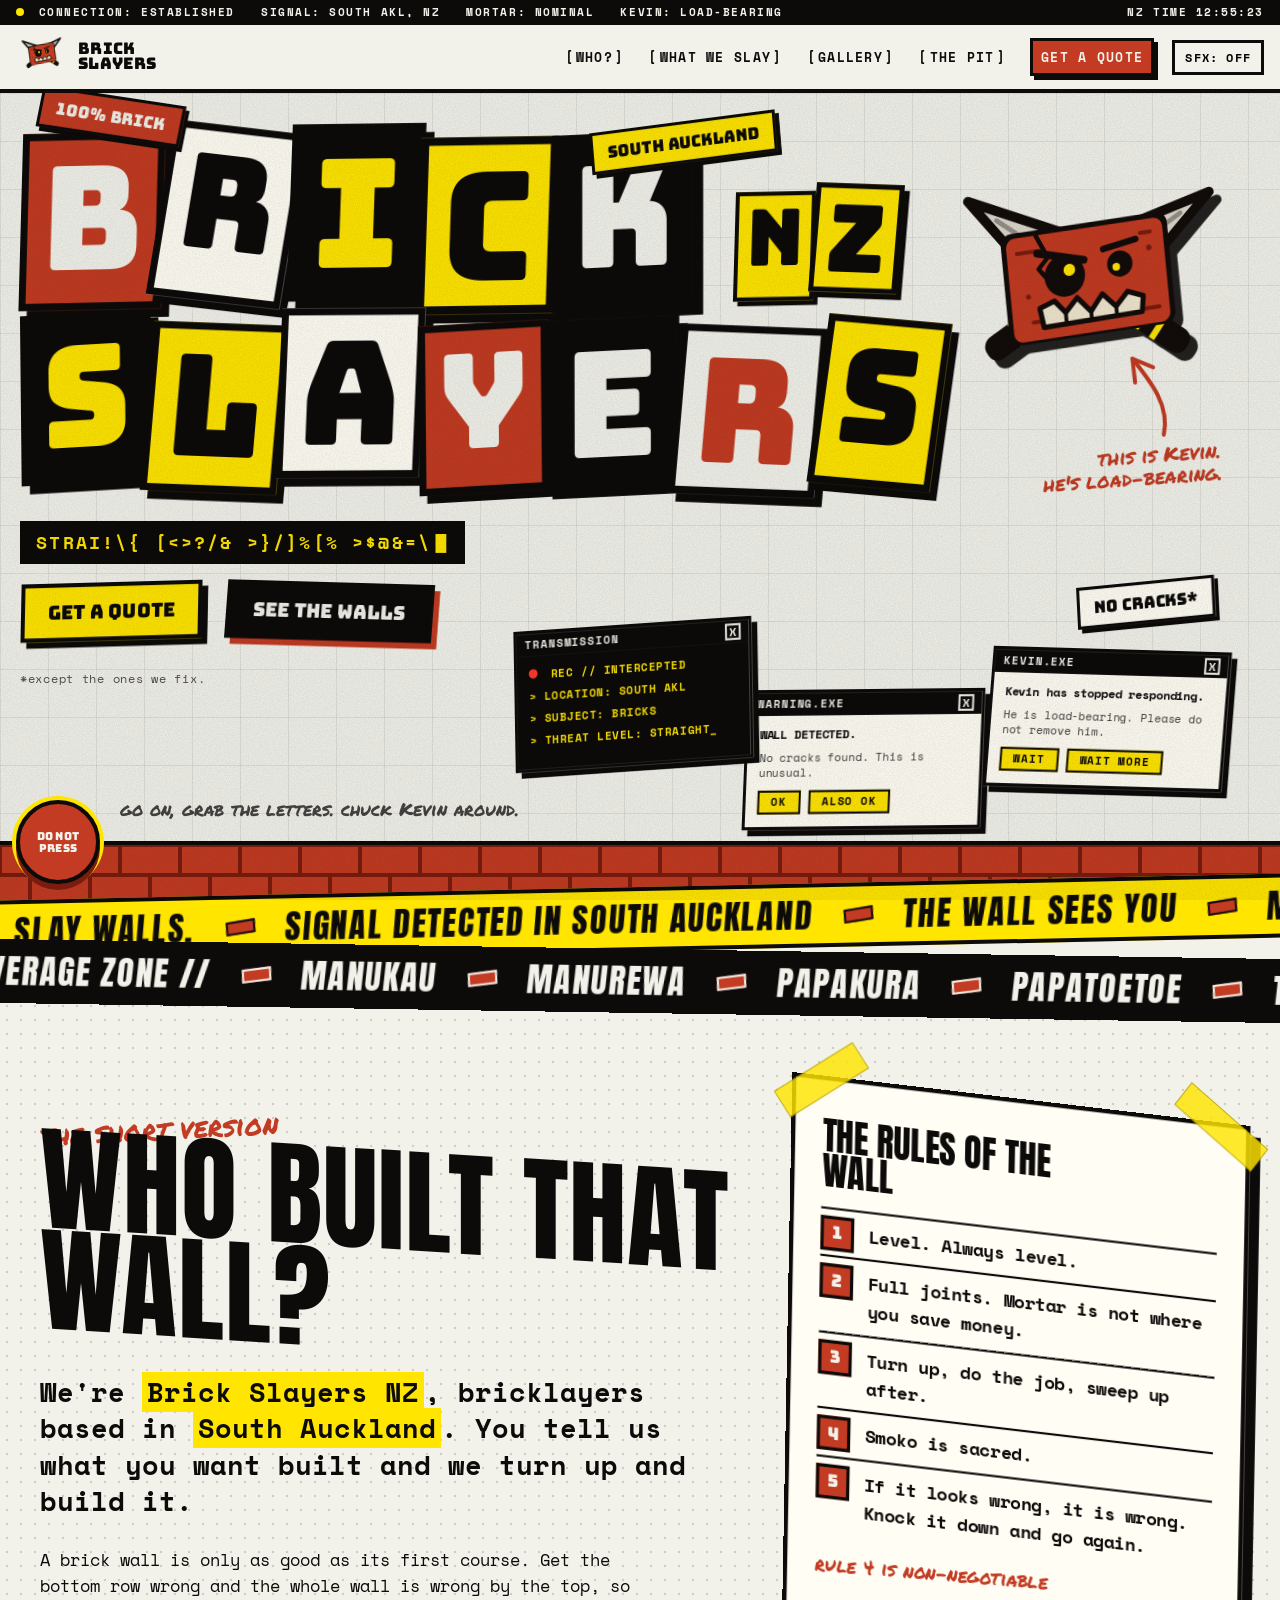
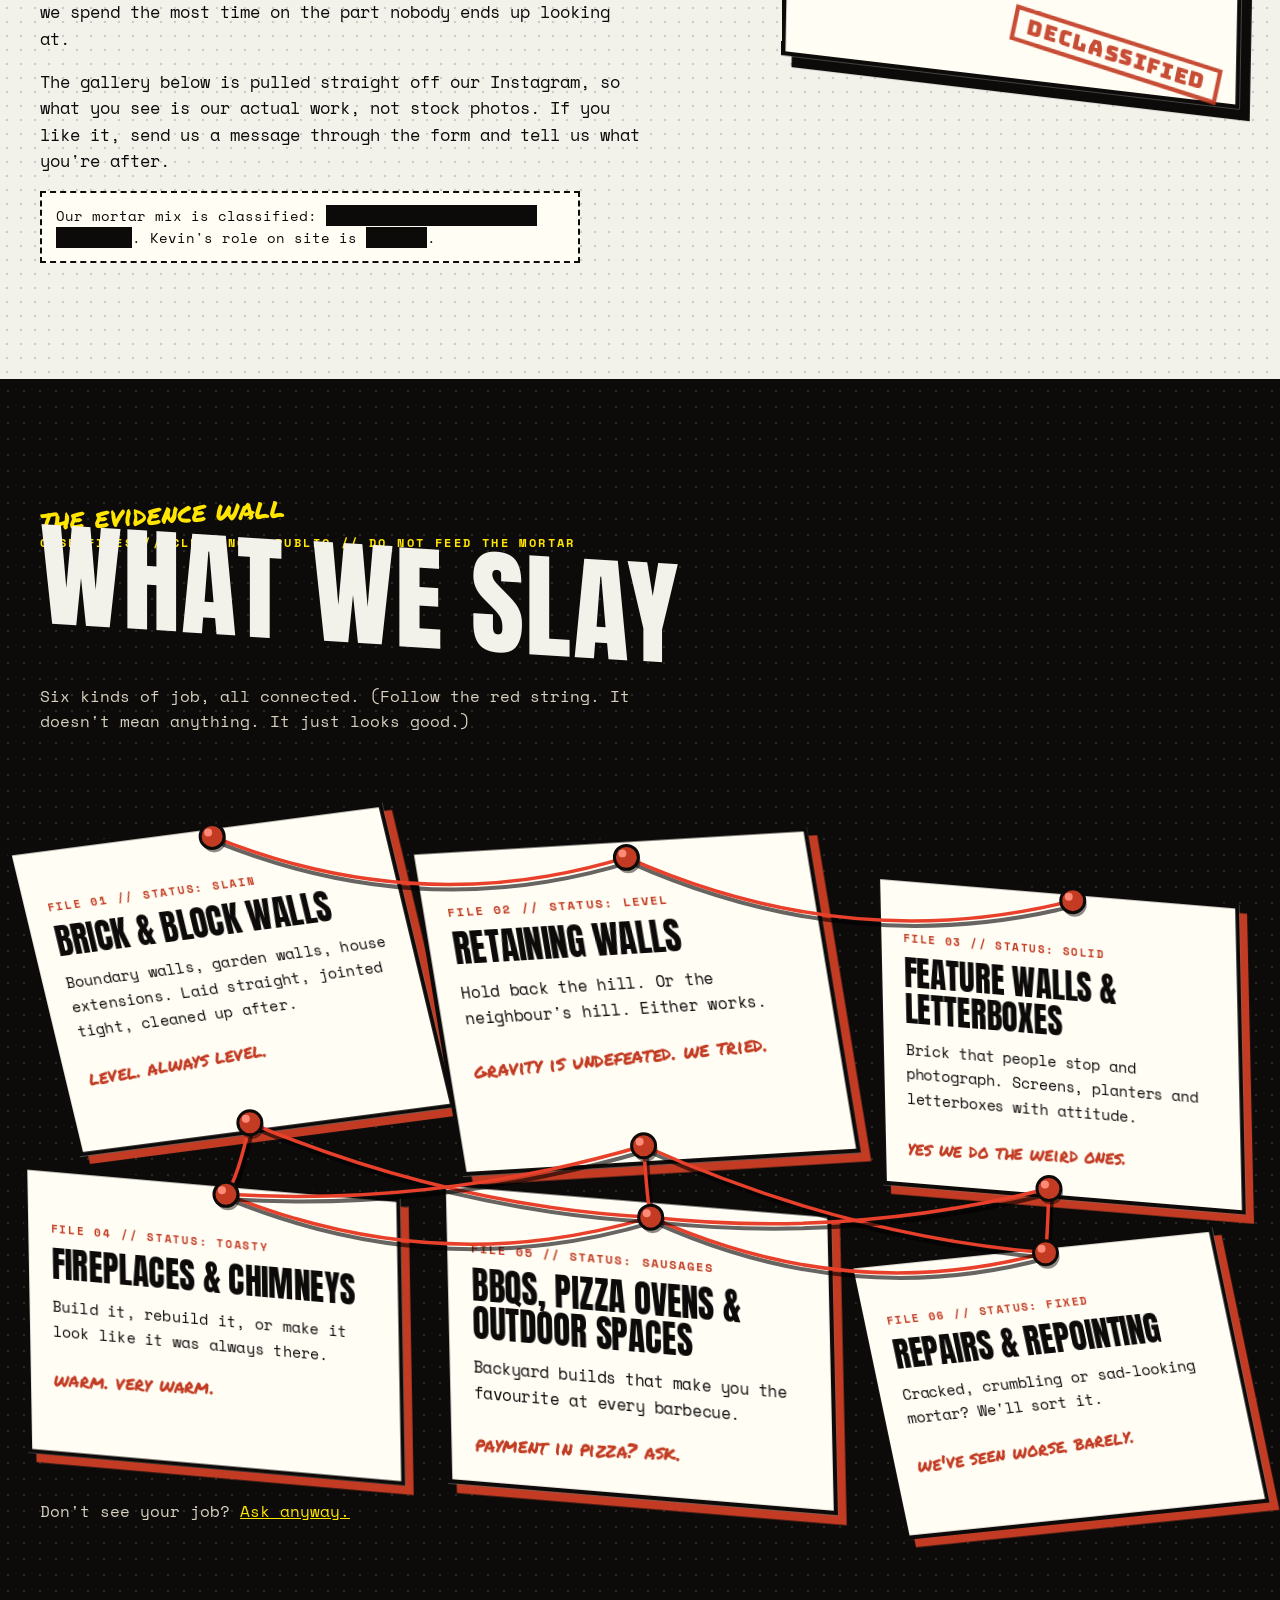
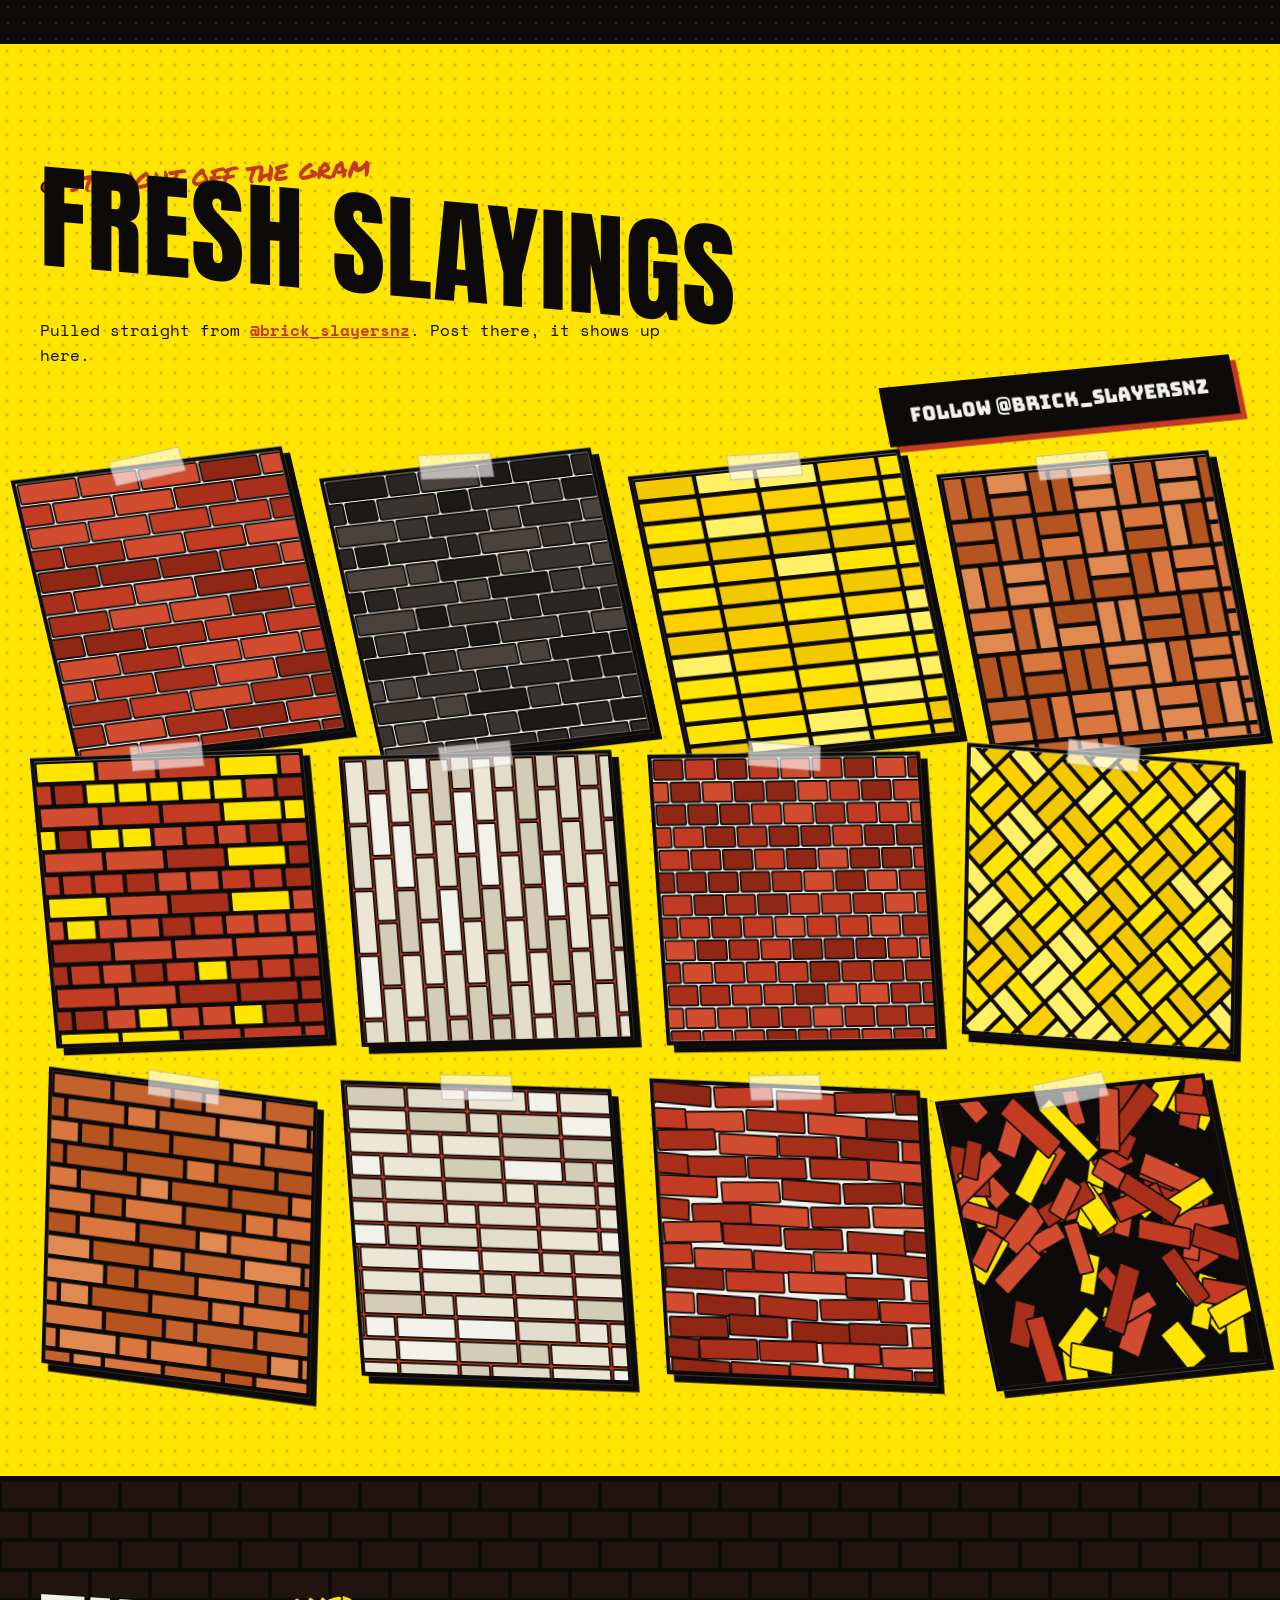
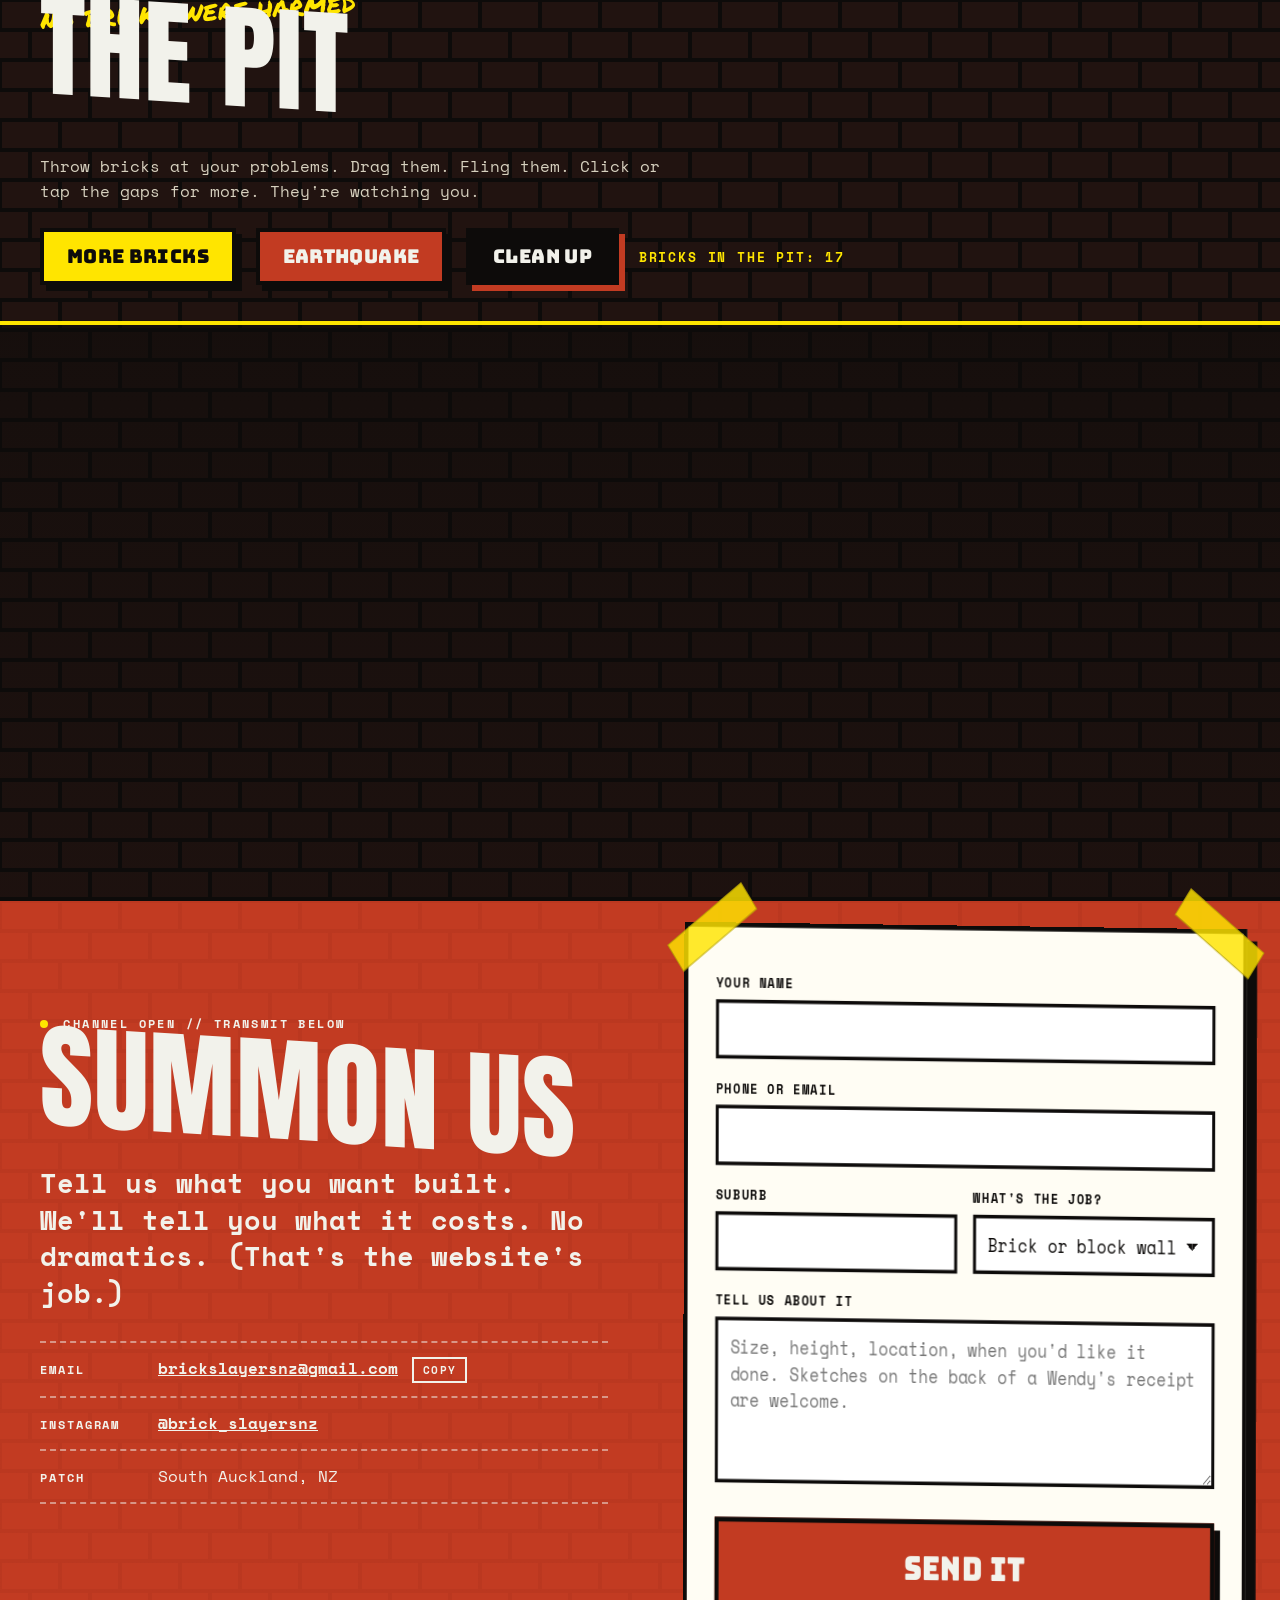
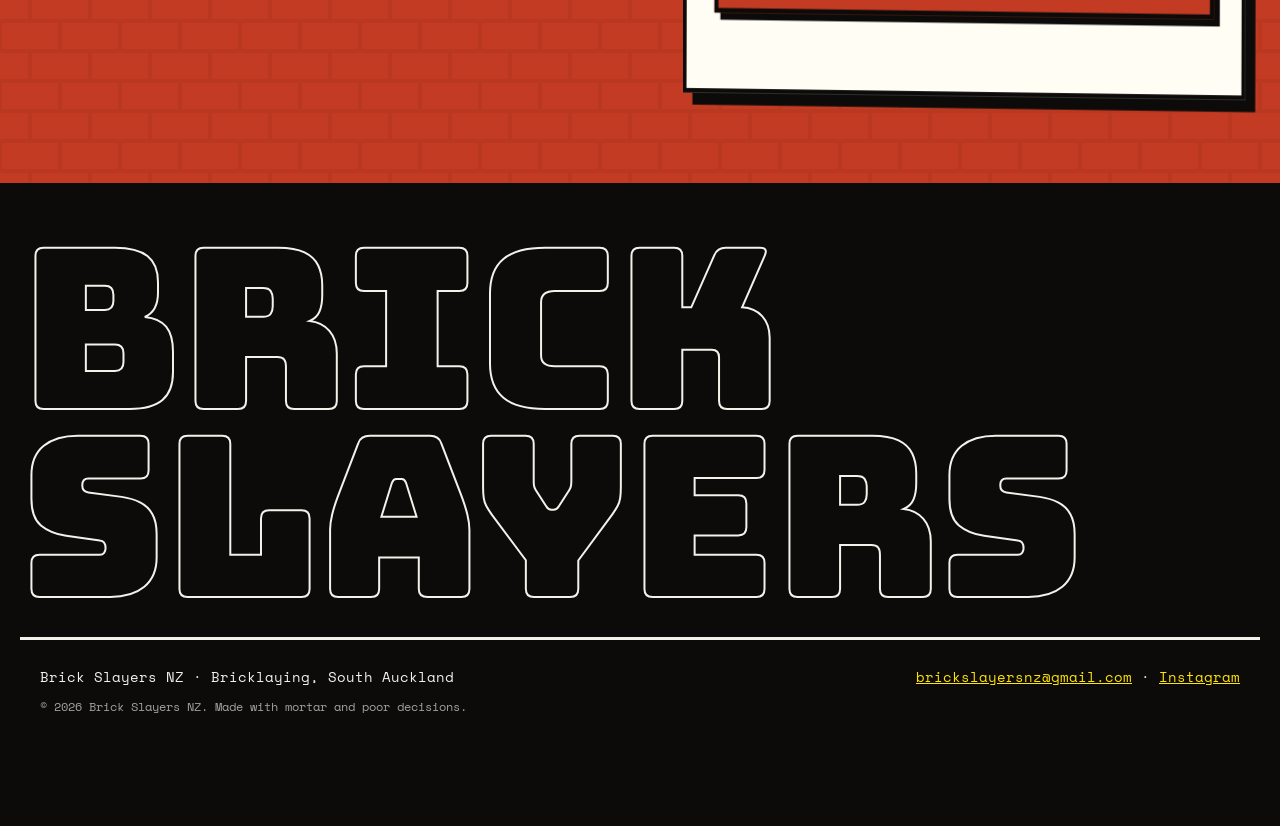
<file: index.html>
<!DOCTYPE html>
<html lang="en-NZ">
<head>
<meta charset="utf-8">
<meta name="viewport" content="width=device-width, initial-scale=1, viewport-fit=cover">
<title>Brick Slayers NZ | Bricklaying in South Auckland</title>
<meta name="description" content="Brick Slayers NZ: bricklaying in South Auckland. Brick and block walls, retaining walls, feature walls, fireplaces, BBQs and repairs. Get a quote.">
<meta name="theme-color" content="#c23b22">
<link rel="icon" href="img/favicon.svg" type="image/svg+xml">

<meta property="og:type" content="website">
<meta property="og:title" content="Brick Slayers NZ | Bricklaying in South Auckland">
<meta property="og:description" content="Bricklayers in South Auckland. Brick walls, retaining walls, fireplaces, BBQs and repairs. Get a quote.">
<meta property="og:image" content="img/og.png">
<meta property="og:locale" content="en_NZ">
<meta name="twitter:card" content="summary_large_image">

<link rel="preload" href="fonts/bungee-latin-400-normal.woff2" as="font" type="font/woff2" crossorigin>
<link rel="preload" href="fonts/anton-latin-400-normal.woff2" as="font" type="font/woff2" crossorigin>
<script>try{if(!sessionStorage.getItem('bs_boot')&&!matchMedia('(prefers-reduced-motion: reduce)').matches&&!location.hash)document.documentElement.classList.add('boot-on')}catch(e){}</script>
<link rel="stylesheet" href="css/style.css">

<script type="application/ld+json">
{
  "@context": "https://schema.org",
  "@type": "HomeAndConstructionBusiness",
  "name": "Brick Slayers NZ",
  "description": "Bricklaying company in South Auckland, New Zealand.",
  "email": "brickslayersnz@gmail.com",
  "areaServed": "South Auckland, New Zealand",
  "sameAs": ["https://www.instagram.com/brick_slayersnz/"],
  "knowsAbout": ["Bricklaying", "Brick and block walls", "Retaining walls", "Feature walls", "Fireplaces and chimneys", "Repointing"]
}
</script>
</head>

<body>
<a class="skip" href="#quote">Skip to the quote form</a>
<div class="grain" aria-hidden="true"></div>
<canvas id="fx" aria-hidden="true"></canvas>
<div id="comic-layer" aria-hidden="true"></div>
<div class="boot" id="boot" aria-hidden="true" hidden><pre id="boot-log"></pre><p class="boot-skip">CLICK OR PRESS ANY KEY TO SKIP &gt;&gt;</p></div>

<!-- ============ NAV ============ -->
<header class="nav" id="nav">
  <div class="statusbar" aria-hidden="true">
    <span><i class="dot"></i> CONNECTION: ESTABLISHED</span>
    <span class="sb-hide">SIGNAL: SOUTH AKL, NZ</span>
    <span class="sb-hide">MORTAR: NOMINAL</span>
    <span class="sb-hide">KEVIN: LOAD-BEARING</span>
    <span class="sb-right">NZ TIME <b id="clock">--:--:--</b></span>
  </div>
  <div class="nav-main">
  <a class="nav-logo" href="#top" aria-label="Brick Slayers NZ, back to top">
    <img src="img/logo.svg" alt="" width="52" height="52" data-jiggle data-rot="-6">
    <span class="nav-word">BRICK<br>SLAYERS</span>
  </a>
  <nav class="nav-links" id="menu" aria-label="Main">
    <a href="#about">Who?</a>
    <a href="#services">What we slay</a>
    <a href="#gallery">Gallery</a>
    <a href="#pit">The Pit</a>
    <a class="nav-cta btn-mini" href="#quote">Get a quote</a>
  </nav>
  <button class="sfx" id="sfx" type="button" aria-pressed="false" title="Toggle sound effects">SFX: <b>OFF</b></button>
  <button class="burger" id="burger" type="button" aria-expanded="false" aria-controls="menu" aria-label="Menu"><i></i><i></i><i></i></button>
  </div>
</header>

<main id="top">

<!-- ============ HERO ============ -->
<section class="hero" aria-labelledby="hero-title">
  <div class="hero-stickers" aria-hidden="true">
    <span class="sticker st-a" data-jiggle data-grab data-twitch data-rot="-9">South Auckland</span>
    <span class="sticker st-b" data-jiggle data-grab data-twitch data-rot="7">100% brick</span>
    <span class="sticker st-c" data-jiggle data-grab data-twitch data-rot="-4">no cracks*</span>
  </div>

  <div class="win w-a" data-jiggle data-grab data-rot="-3" aria-hidden="true">
    <div class="win-bar"><span>WARNING.EXE</span><i>x</i></div>
    <div class="win-body"><p><b>WALL DETECTED.</b></p><p class="sm">No cracks found. This is unusual.</p><div class="win-btns"><span>OK</span><span>ALSO OK</span></div></div>
  </div>
  <div class="win w-b" data-jiggle data-grab data-rot="4" aria-hidden="true">
    <div class="win-bar"><span>kevin.exe</span><i>x</i></div>
    <div class="win-body"><p><b>Kevin has stopped responding.</b></p><p class="sm">He is load-bearing. Please do not remove him.</p><div class="win-btns"><span>WAIT</span><span>WAIT MORE</span></div></div>
  </div>
  <div class="win w-c" data-jiggle data-grab data-rot="-1.5" aria-hidden="true">
    <div class="win-bar"><span>TRANSMISSION</span><i>x</i></div>
    <div class="win-body term"><p><span class="rec"></span> REC // INTERCEPTED</p><p>&gt; LOCATION: SOUTH AKL</p><p>&gt; SUBJECT: BRICKS</p><p>&gt; THREAT LEVEL: <b>STRAIGHT</b><span class="caret">_</span></p></div>
  </div>

  <div class="hero-inner">
    <h1 class="ransom" id="hero-title">
      <span class="ransom-line">BRICK</span>
      <span class="ransom-line">SLAYERS</span>
      <span class="ransom-nz">NZ</span>
    </h1>

    <p class="mutant" aria-hidden="true"><span id="mutant">SOUTH AUCKLAND BRICKLAYERS. STRAIGHT WALLS ONLY.</span></p>
    <p class="sr-only">Bricklaying in South Auckland, New Zealand. Brick and block walls, retaining walls, fireplaces and repairs.</p>

    <div class="hero-cta">
      <a class="btn btn-yellow" href="#quote" data-jiggle>Get a quote</a>
      <a class="btn btn-ink" href="#gallery" data-jiggle>See the walls</a>
    </div>
    <p class="fine">*except the ones we fix.</p>
  </div>

  <div class="mascot-wrap">
    <div class="mascot-bob">
      <img class="mascot" src="img/logo.svg" alt="Brick Slayers NZ mascot: an angry brick with mismatched eyes over two crossed trowels" width="360" height="360" data-jiggle data-grab data-twitch data-rot="-4">
    </div>
    <p class="scrawl note-kevin" aria-hidden="true">
      this is Kevin.<br>he's load-bearing.
      <svg class="kev-arrow" viewBox="0 0 60 92" width="60" height="92" aria-hidden="true" focusable="false"><path d="M44 88 C 52 60, 36 36, 18 10" fill="none" stroke="currentColor" stroke-width="4" stroke-linecap="round"/><path d="M19 34 L18 10 L38 20" fill="none" stroke="currentColor" stroke-width="4" stroke-linecap="round" stroke-linejoin="round"/></svg>
    </p>
  </div>

  <p class="hero-hint" aria-hidden="true">go on, grab the letters. chuck Kevin around.</p>
</section>

<!-- ============ MARQUEES ============ -->
<div class="bands">
<div class="marquee m-yellow" data-dir="-1" data-speed="1.3" aria-hidden="true">
  <div class="marquee-track"><div class="marquee-group">
    <span>LAY BRICKS. SLAY WALLS.</span><i class="brk"></i><span>SIGNAL DETECTED IN SOUTH AUCKLAND</span><i class="brk"></i><span>THE WALL SEES YOU</span><i class="brk"></i><span>MORTAR IN, WALLS OUT</span><i class="brk"></i><span>IF IT'S NOT LEVEL, WE'RE NOT LEAVING.</span><i class="brk"></i><span>TROWEL FIRST, QUESTIONS LATER</span><i class="brk"></i>
  </div></div>
</div>
<div class="marquee m-ink" data-dir="1" data-speed="1" aria-hidden="true">
  <div class="marquee-track"><div class="marquee-group">
    <span>COVERAGE ZONE //</span><i class="brk"></i><span>MANUKAU</span><i class="brk"></i><span>MANUREWA</span><i class="brk"></i><span>PAPAKURA</span><i class="brk"></i><span>PAPATOETOE</span><i class="brk"></i><span>TAKANINI</span><i class="brk"></i><span>DRURY</span><i class="brk"></i><span>PUKEKOHE</span><i class="brk"></i><span>ŌTARA</span><i class="brk"></i><span>MĀNGERE</span><i class="brk"></i><span>ŌTĀHUHU</span><i class="brk"></i><span>FLAT BUSH</span><i class="brk"></i><span>BOTANY</span><i class="brk"></i><span>HOWICK</span><i class="brk"></i>
  </div></div>
</div>

</div>

<!-- ============ ABOUT ============ -->
<section class="about" id="about" aria-labelledby="about-h">
  <div class="wrap about-grid">
    <div class="about-copy">
      <p class="kicker scrawl" aria-hidden="true">the short version</p>
      <h2 class="glitch" id="about-h" data-text="WHO BUILT THAT WALL?" data-skew>WHO BUILT THAT WALL?</h2>
      <p class="big">We're <mark>Brick Slayers NZ</mark>, bricklayers based in <mark>South Auckland</mark>. You tell us what you want built and we turn up and build it.</p>
      <p>A brick wall is only as good as its first course. Get the bottom row wrong and the whole wall is wrong by the top, so we spend the most time on the part nobody ends up looking at.</p>
      <p>The gallery below is pulled straight off our Instagram, so what you see is our actual work, not stock photos. If you like it, send us a message through the form and tell us what you're after.</p>
      <p class="classified">Our mortar mix is classified: <span class="redact" tabindex="0"><span>sand, cement, water and swearing</span></span>. Kevin's role on site is <span class="redact" tabindex="0"><span>morale</span></span>.</p>
    </div>

    <aside class="rules" data-jiggle data-rot="2.5" aria-label="The rules of the wall">
      <span class="tape tape-l" aria-hidden="true"></span><span class="tape tape-r" aria-hidden="true"></span>
      <span class="stamp" aria-hidden="true">DECLASSIFIED</span>
      <h3>THE RULES OF THE WALL</h3>
      <ol>
        <li>Level. Always level.</li>
        <li>Full joints. Mortar is not where you save money.</li>
        <li>Turn up, do the job, sweep up after.</li>
        <li>Smoko is sacred.</li>
        <li>If it looks wrong, it is wrong. Knock it down and go again.</li>
      </ol>
      <p class="scrawl rules-note" aria-hidden="true">rule 4 is non-negotiable</p>
    </aside>
  </div>
</section>

<!-- ============ SERVICES / STRING BOARD ============ -->
<section class="services" id="services" aria-labelledby="services-h">
  <div class="wrap">
    <p class="kicker scrawl kicker-light" aria-hidden="true">the evidence wall</p>
    <p class="tag-line" aria-hidden="true">CASE FILES // CLEARANCE: PUBLIC // DO NOT FEED THE MORTAR</p>
    <h2 class="glitch glitch-light" id="services-h" data-text="WHAT WE SLAY" data-skew>WHAT WE SLAY</h2>
    <p class="section-sub">Six kinds of job, all connected. (Follow the red string. It doesn't mean anything. It just looks good.)</p>

    <div class="board" id="board">
      <svg class="strings" id="strings" aria-hidden="true" focusable="false"></svg>
      <div class="board-grid">
        <article class="card" data-jiggle data-rot="-2.2">
          <i class="pin" aria-hidden="true"></i>
          <span class="file">FILE 01 // STATUS: SLAIN</span>
          <h3>Brick &amp; block walls</h3>
          <p>Boundary walls, garden walls, house extensions. Laid straight, jointed tight, cleaned up after.</p>
          <p class="scrawl" aria-hidden="true">level. always level.</p>
        </article>
        <article class="card" data-jiggle data-rot="1.6">
          <i class="pin" aria-hidden="true"></i>
          <span class="file">FILE 02 // STATUS: LEVEL</span>
          <h3>Retaining walls</h3>
          <p>Hold back the hill. Or the neighbour's hill. Either works.</p>
          <p class="scrawl" aria-hidden="true">gravity is undefeated. we tried.</p>
        </article>
        <article class="card" data-jiggle data-rot="-1.2">
          <i class="pin" aria-hidden="true"></i>
          <span class="file">FILE 03 // STATUS: SOLID</span>
          <h3>Feature walls &amp; letterboxes</h3>
          <p>Brick that people stop and photograph. Screens, planters and letterboxes with attitude.</p>
          <p class="scrawl" aria-hidden="true">yes we do the weird ones.</p>
        </article>
        <article class="card" data-jiggle data-rot="2">
          <i class="pin" aria-hidden="true"></i>
          <span class="file">FILE 04 // STATUS: TOASTY</span>
          <h3>Fireplaces &amp; chimneys</h3>
          <p>Build it, rebuild it, or make it look like it was always there.</p>
          <p class="scrawl" aria-hidden="true">warm. very warm.</p>
        </article>
        <article class="card" data-jiggle data-rot="-1.8">
          <i class="pin" aria-hidden="true"></i>
          <span class="file">FILE 05 // STATUS: SAUSAGES</span>
          <h3>BBQs, pizza ovens &amp; outdoor spaces</h3>
          <p>Backyard builds that make you the favourite at every barbecue.</p>
          <p class="scrawl" aria-hidden="true">payment in pizza? ask.</p>
        </article>
        <article class="card" data-jiggle data-rot="1.3">
          <i class="pin" aria-hidden="true"></i>
          <span class="file">FILE 06 // STATUS: FIXED</span>
          <h3>Repairs &amp; repointing</h3>
          <p>Cracked, crumbling or sad-looking mortar? We'll sort it.</p>
          <p class="scrawl" aria-hidden="true">we've seen worse. barely.</p>
        </article>
      </div>
    </div>
    <p class="section-sub board-foot">Don't see your job? <a href="#quote">Ask anyway.</a></p>
  </div>
</section>

<!-- ============ GALLERY ============ -->
<section class="gallery" id="gallery" aria-labelledby="gallery-h">
  <div class="wrap">
    <div class="gallery-head">
      <div>
        <p class="kicker scrawl" aria-hidden="true"><span class="live-dot"></span> straight off the gram</p>
        <h2 class="glitch" id="gallery-h" data-text="FRESH SLAYINGS" data-skew>FRESH SLAYINGS</h2>
        <p class="section-sub dark">Pulled straight from <a href="https://www.instagram.com/brick_slayersnz/" target="_blank" rel="noopener">@brick_slayersnz</a>. Post there, it shows up here.</p>
      </div>
      <a class="btn btn-ink" data-ig-link href="https://www.instagram.com/brick_slayersnz/" target="_blank" rel="noopener" data-jiggle>Follow @brick_slayersnz</a>
    </div>
    <div class="grid" id="grid"></div>
    <p class="feed-status" id="feed-status" role="status"></p>
  </div>
</section>

<!-- ============ THE PIT ============ -->
<section class="pit" id="pit" aria-labelledby="pit-h">
  <div class="wrap pit-head">
    <p class="kicker scrawl kicker-light" aria-hidden="true">no bricks were harmed</p>
    <h2 class="glitch glitch-light" id="pit-h" data-text="THE PIT" data-skew>THE PIT</h2>
    <p class="section-sub">Throw bricks at your problems. Drag them. Fling them. Click or tap the gaps for more. They're watching you.</p>
    <div class="pit-ui">
      <button class="btn btn-yellow" id="pit-more" type="button">More bricks</button>
      <button class="btn btn-brick" id="pit-quake" type="button">Earthquake</button>
      <button class="btn btn-ink" id="pit-clean" type="button">Clean up</button>
      <span class="pit-count" aria-live="off">BRICKS IN THE PIT: <b id="pit-n">0</b></span>
    </div>
  </div>
  <div class="pit-stage" id="pit-stage">
    <canvas id="pit-canvas" aria-label="Interactive pile of bricks. Drag them around with your mouse or finger." role="img"></canvas>
  </div>
</section>

<!-- ============ QUOTE ============ -->
<section class="quote" id="quote" aria-labelledby="quote-h">
  <div class="wrap quote-grid">
    <div class="quote-copy">
      <p class="tag-line tag-dark" aria-hidden="true"><i class="dot"></i> CHANNEL OPEN // TRANSMIT BELOW</p>
      <h2 class="glitch" id="quote-h" data-text="SUMMON US" data-skew>SUMMON US</h2>
      <p class="big">Tell us what you want built. We'll tell you what it costs. No dramatics. (That's the website's job.)</p>

      <ul class="contact-list">
        <li><span class="lbl">EMAIL</span> <a class="email-link" href="mailto:brickslayersnz@gmail.com">brickslayersnz@gmail.com</a> <button class="copy" type="button" data-copy="brickslayersnz@gmail.com">copy</button></li>
        <li class="if-phone"><span class="lbl">PHONE</span> <a data-phone-link href="#">&nbsp;</a></li>
        <li><span class="lbl">INSTAGRAM</span> <a data-ig-link href="https://www.instagram.com/brick_slayersnz/" target="_blank" rel="noopener">@brick_slayersnz</a></li>
        <li><span class="lbl">PATCH</span> South Auckland, NZ</li>
      </ul>
    </div>

    <form class="qform" id="quote-form" novalidate data-jiggle data-rot="-1">
      <span class="tape tape-l" aria-hidden="true"></span><span class="tape tape-r" aria-hidden="true"></span>
      <div class="field">
        <label for="f-name">Your name</label>
        <input id="f-name" name="name" type="text" autocomplete="name" required>
      </div>
      <div class="field">
        <label for="f-contact">Phone or email</label>
        <input id="f-contact" name="contact" type="text" autocomplete="off" required>
      </div>
      <div class="field-row">
        <div class="field">
          <label for="f-suburb">Suburb</label>
          <input id="f-suburb" name="suburb" type="text" autocomplete="address-level2">
        </div>
        <div class="field">
          <label for="f-job">What's the job?</label>
          <select id="f-job" name="job">
            <option>Brick or block wall</option>
            <option>Retaining wall</option>
            <option>Feature wall / letterbox</option>
            <option>Fireplace or chimney</option>
            <option>BBQ / pizza oven / outdoor space</option>
            <option>Repairs or repointing</option>
            <option>Something else (weird is fine)</option>
          </select>
        </div>
      </div>
      <div class="field">
        <label for="f-msg">Tell us about it</label>
        <textarea id="f-msg" name="message" rows="5" maxlength="1500" placeholder="Size, height, location, when you'd like it done. Sketches on the back of a Wendy's receipt are welcome."></textarea>
      </div>
      <input class="hp" type="text" name="company" tabindex="-1" autocomplete="off" aria-hidden="true">
      <button class="btn btn-brick btn-big" type="submit">Send it</button>
      <p class="form-msg" id="form-msg" role="status" aria-live="polite"></p>
      <button class="copy copy-msg" id="copy-msg" type="button" hidden>copy message</button>
    </form>
  </div>
</section>

</main>

<!-- ============ FOOTER ============ -->
<footer class="foot">
  <div class="foot-word" aria-hidden="true">BRICK<br>SLAYERS</div>
  <div class="wrap foot-row">
    <p>Brick Slayers NZ &middot; Bricklaying, South Auckland</p>
    <p><a href="mailto:brickslayersnz@gmail.com">brickslayersnz@gmail.com</a> &middot; <a data-ig-link href="https://www.instagram.com/brick_slayersnz/" target="_blank" rel="noopener">Instagram</a></p>
    <p class="tiny">&copy; 2026 Brick Slayers NZ. Made with mortar and poor decisions.</p>
  </div>
</footer>

<!-- panic + toast -->
<button class="panic" id="panic" type="button" aria-label="Do not press this button">DO NOT<br>PRESS</button>
<div class="toast" id="toast" role="status" aria-live="polite"></div>

<!-- lightbox -->
<div class="lb" id="lb" role="dialog" aria-modal="true" aria-label="Photo viewer" hidden>
  <button class="lb-x" id="lb-x" type="button" aria-label="Close">&times;</button>
  <button class="lb-nav lb-prev" id="lb-prev" type="button" aria-label="Previous photo">&#8592;</button>
  <button class="lb-nav lb-next" id="lb-next" type="button" aria-label="Next photo">&#8594;</button>
  <figure class="lb-fig" id="lb-fig">
    <img id="lb-img" alt="">
    <figcaption>
      <p id="lb-cap"></p>
      <a id="lb-link" class="btn btn-yellow btn-mini" href="#" target="_blank" rel="noopener">View on Instagram</a>
    </figcaption>
  </figure>
</div>

<noscript><style>.mutant,.hero-hint,.pit,.panic{display:none}</style></noscript>

<script src="js/config.js"></script>
<script src="js/matter.min.js"></script>
<script src="js/jiggle.js"></script>
<script src="js/effects.js"></script>
<script src="js/pit.js"></script>
<script src="js/gallery.js"></script>
<script src="js/main.js"></script>
</body>
</html>
</file>
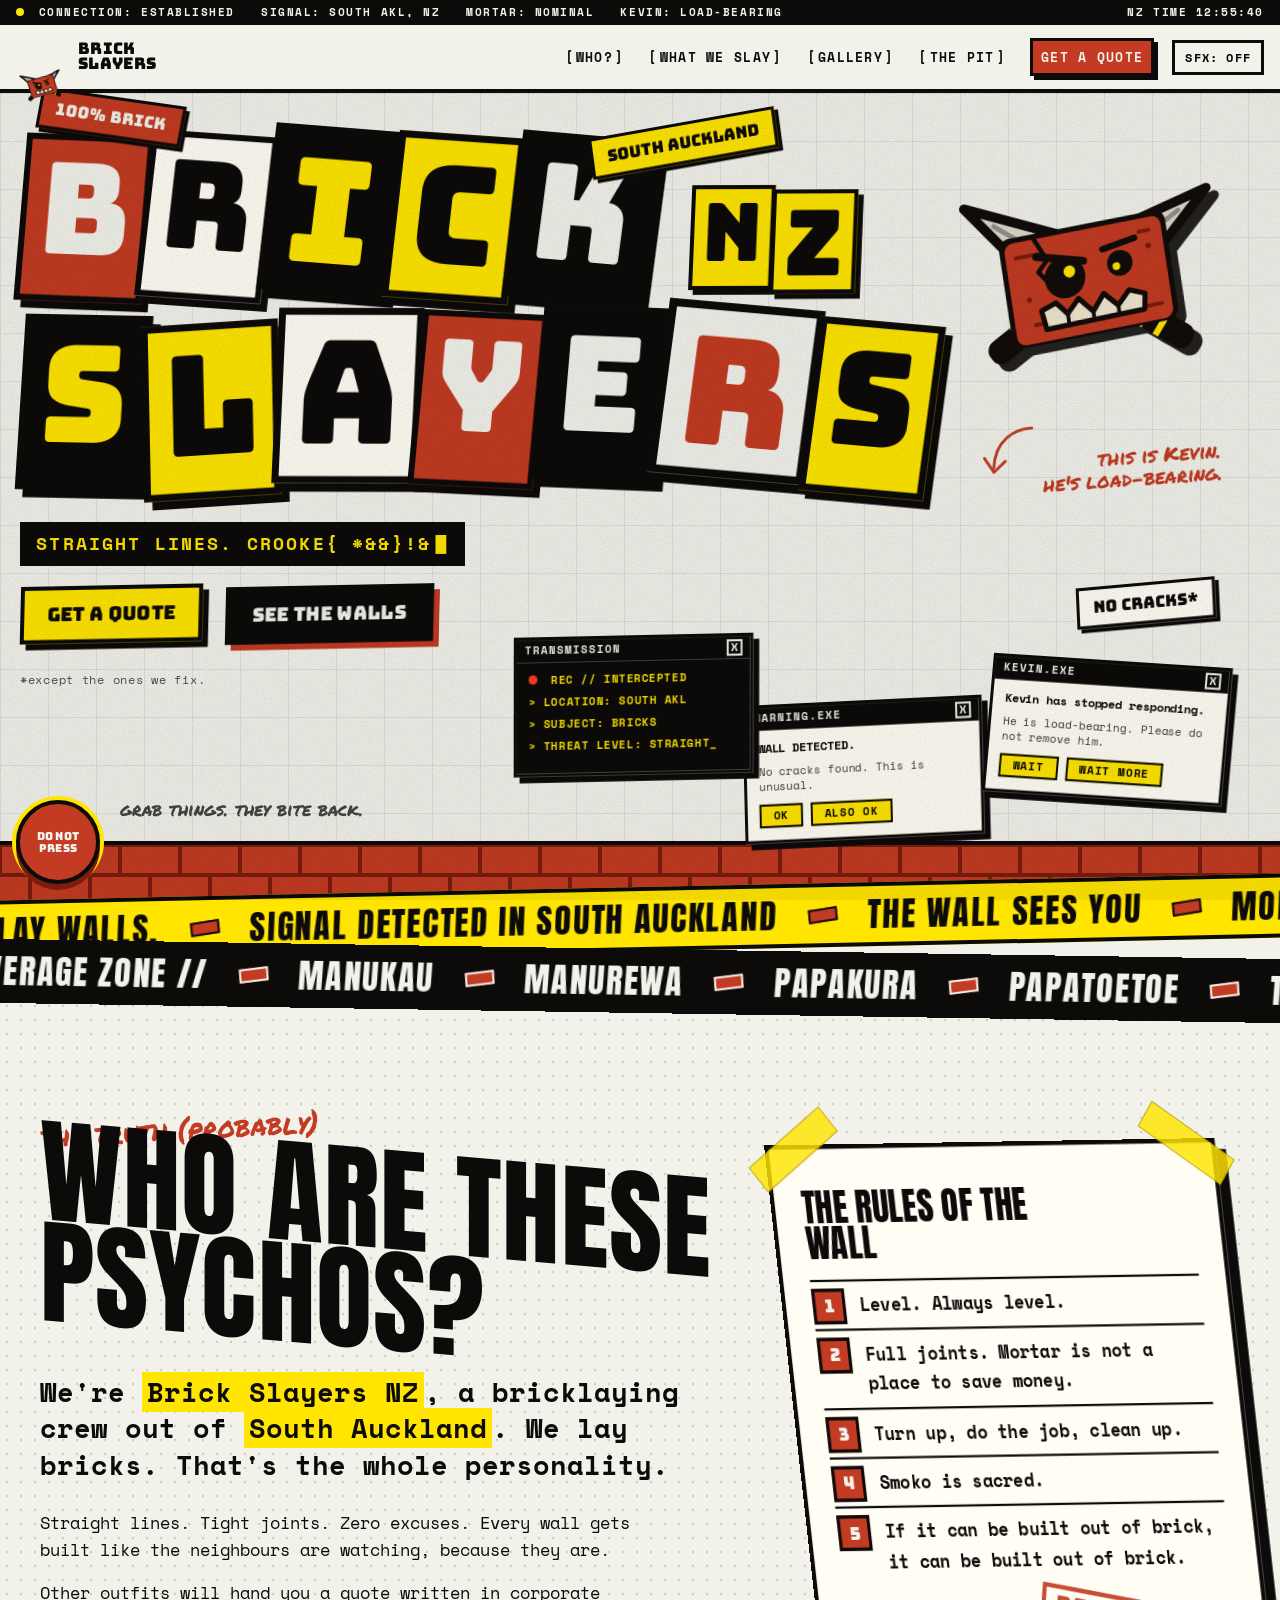
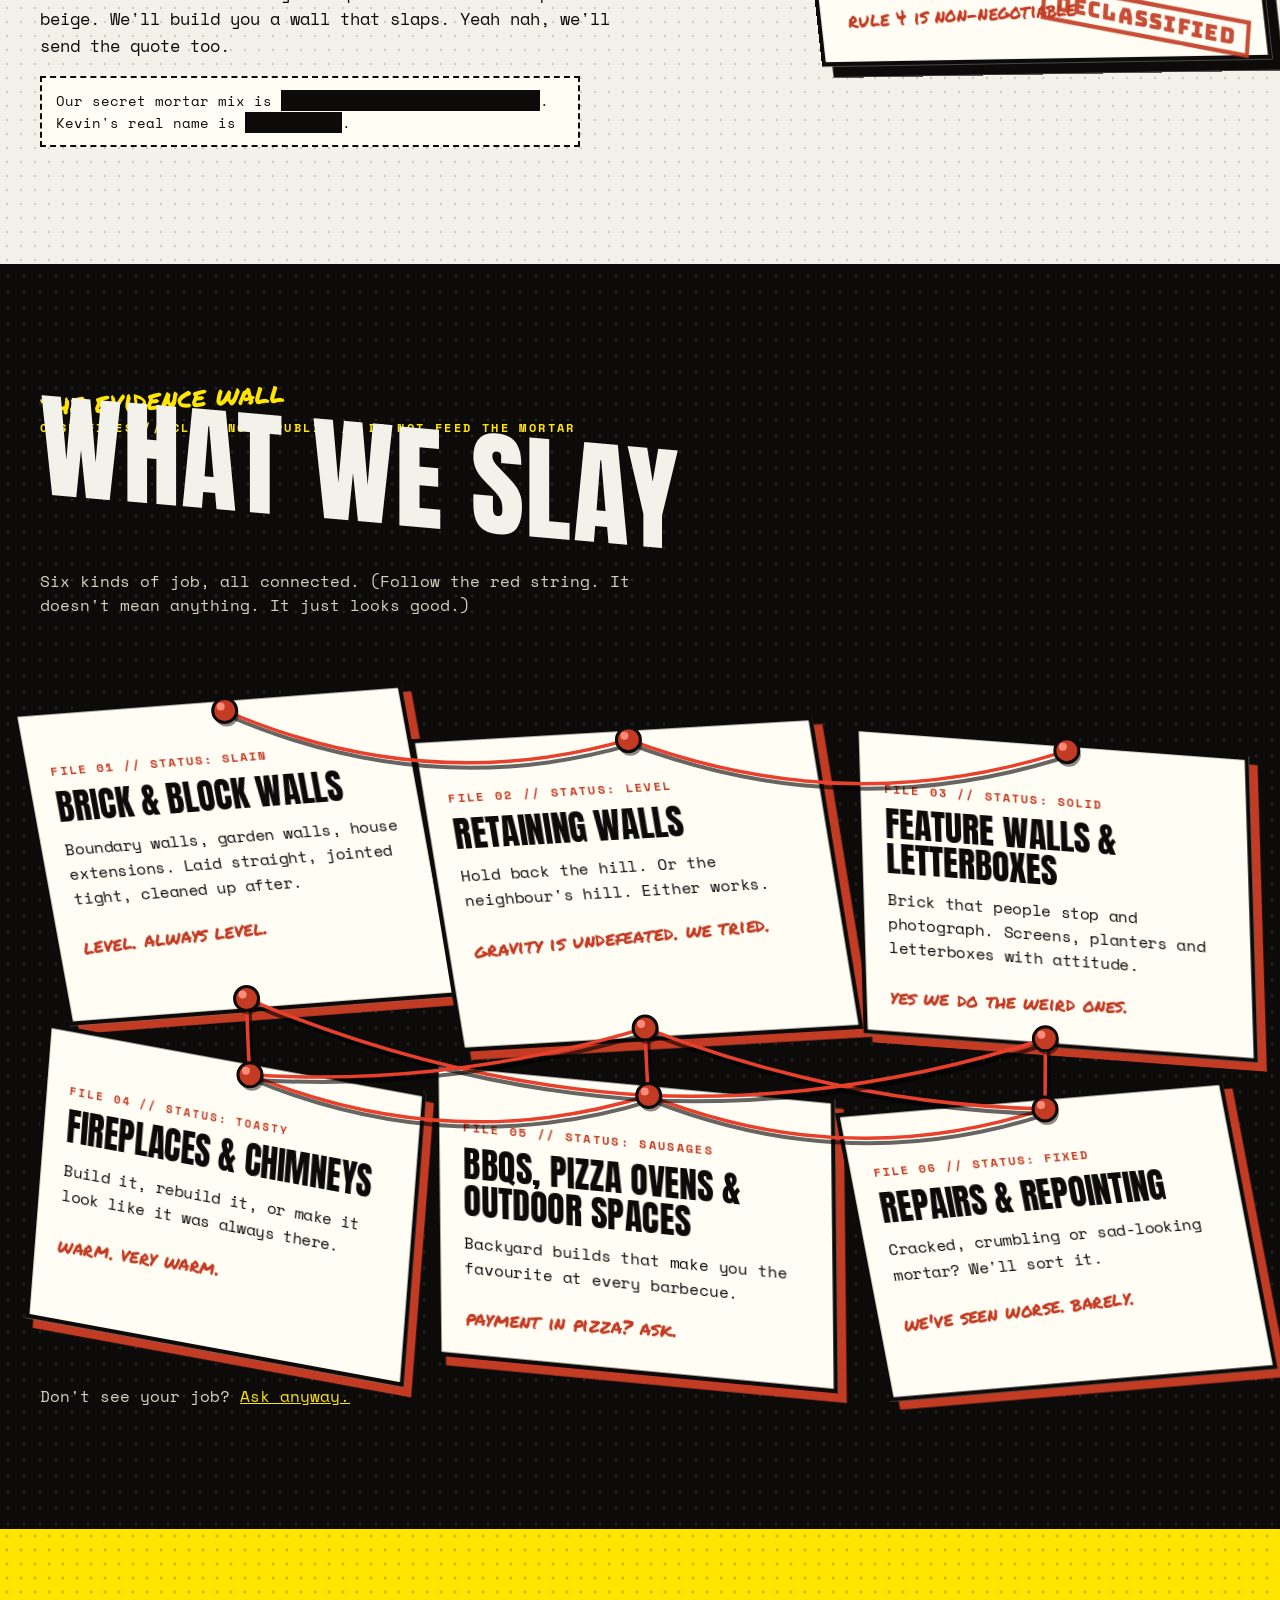
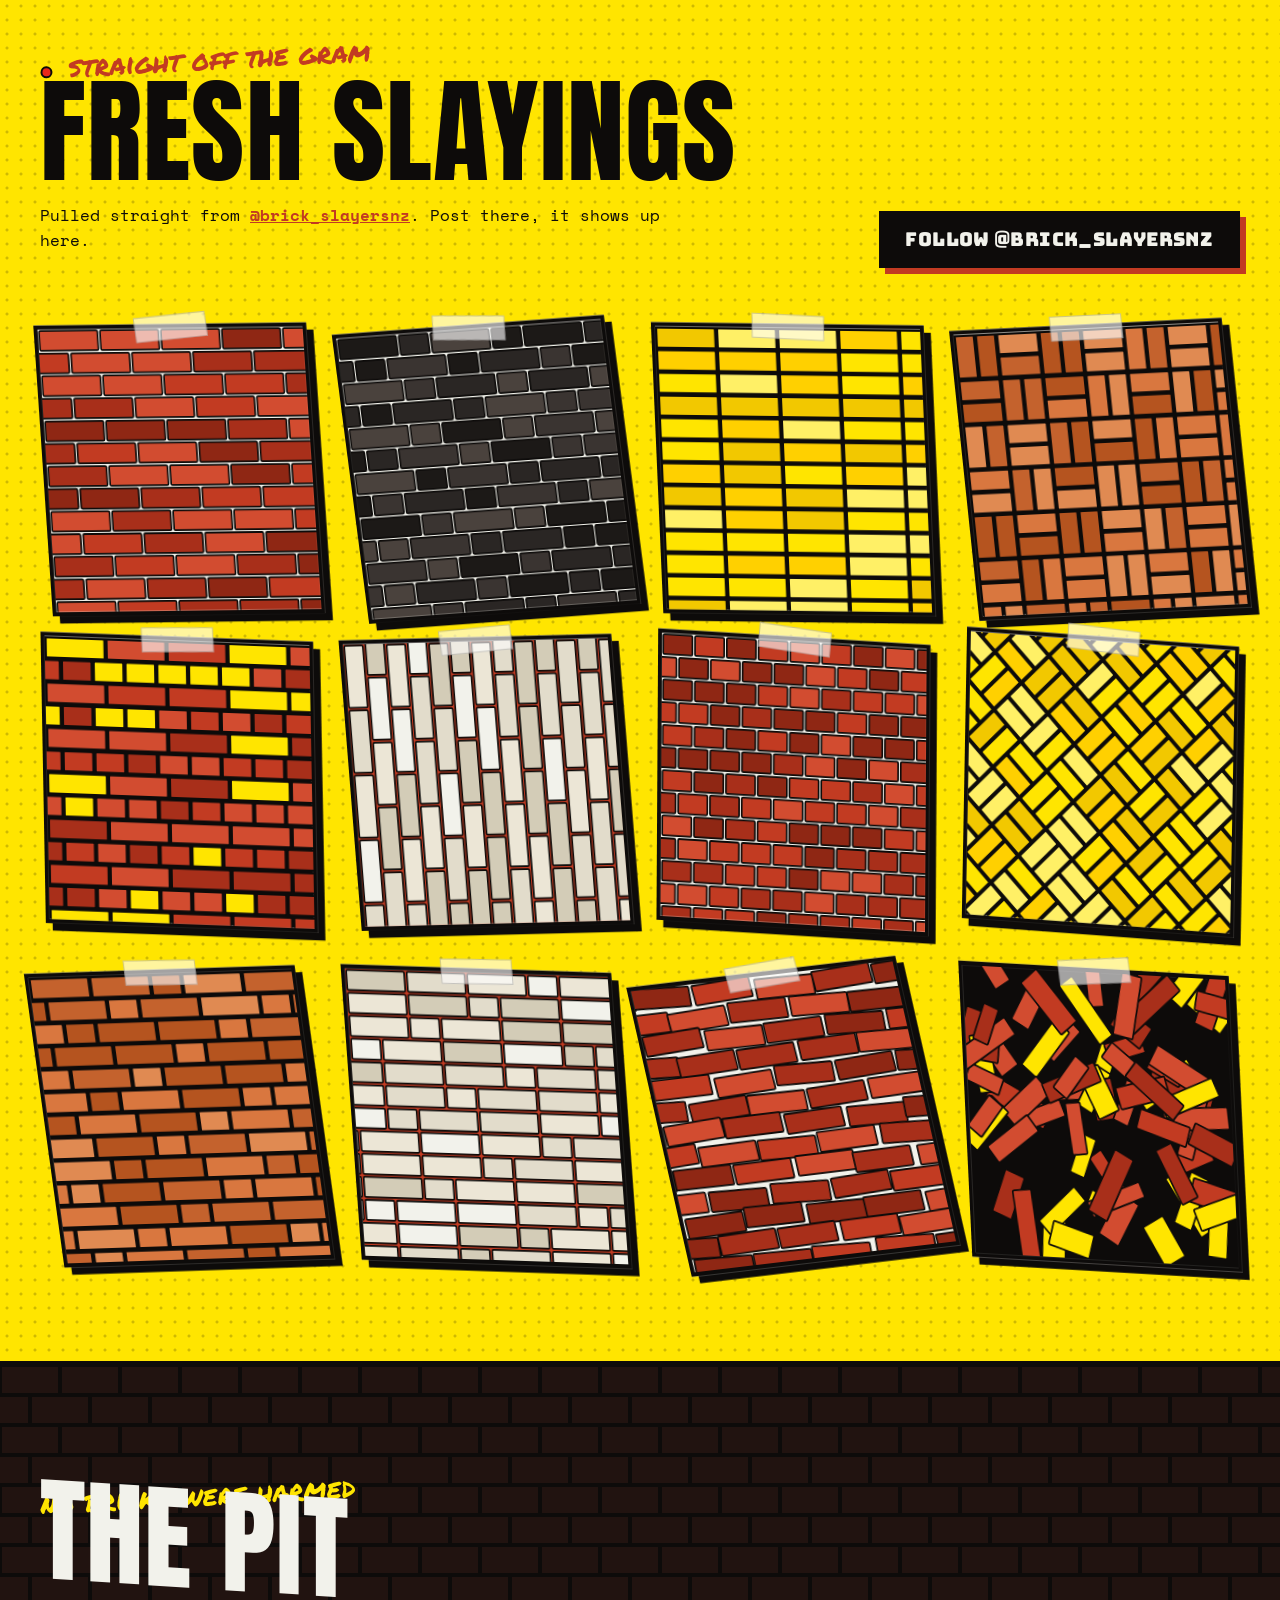
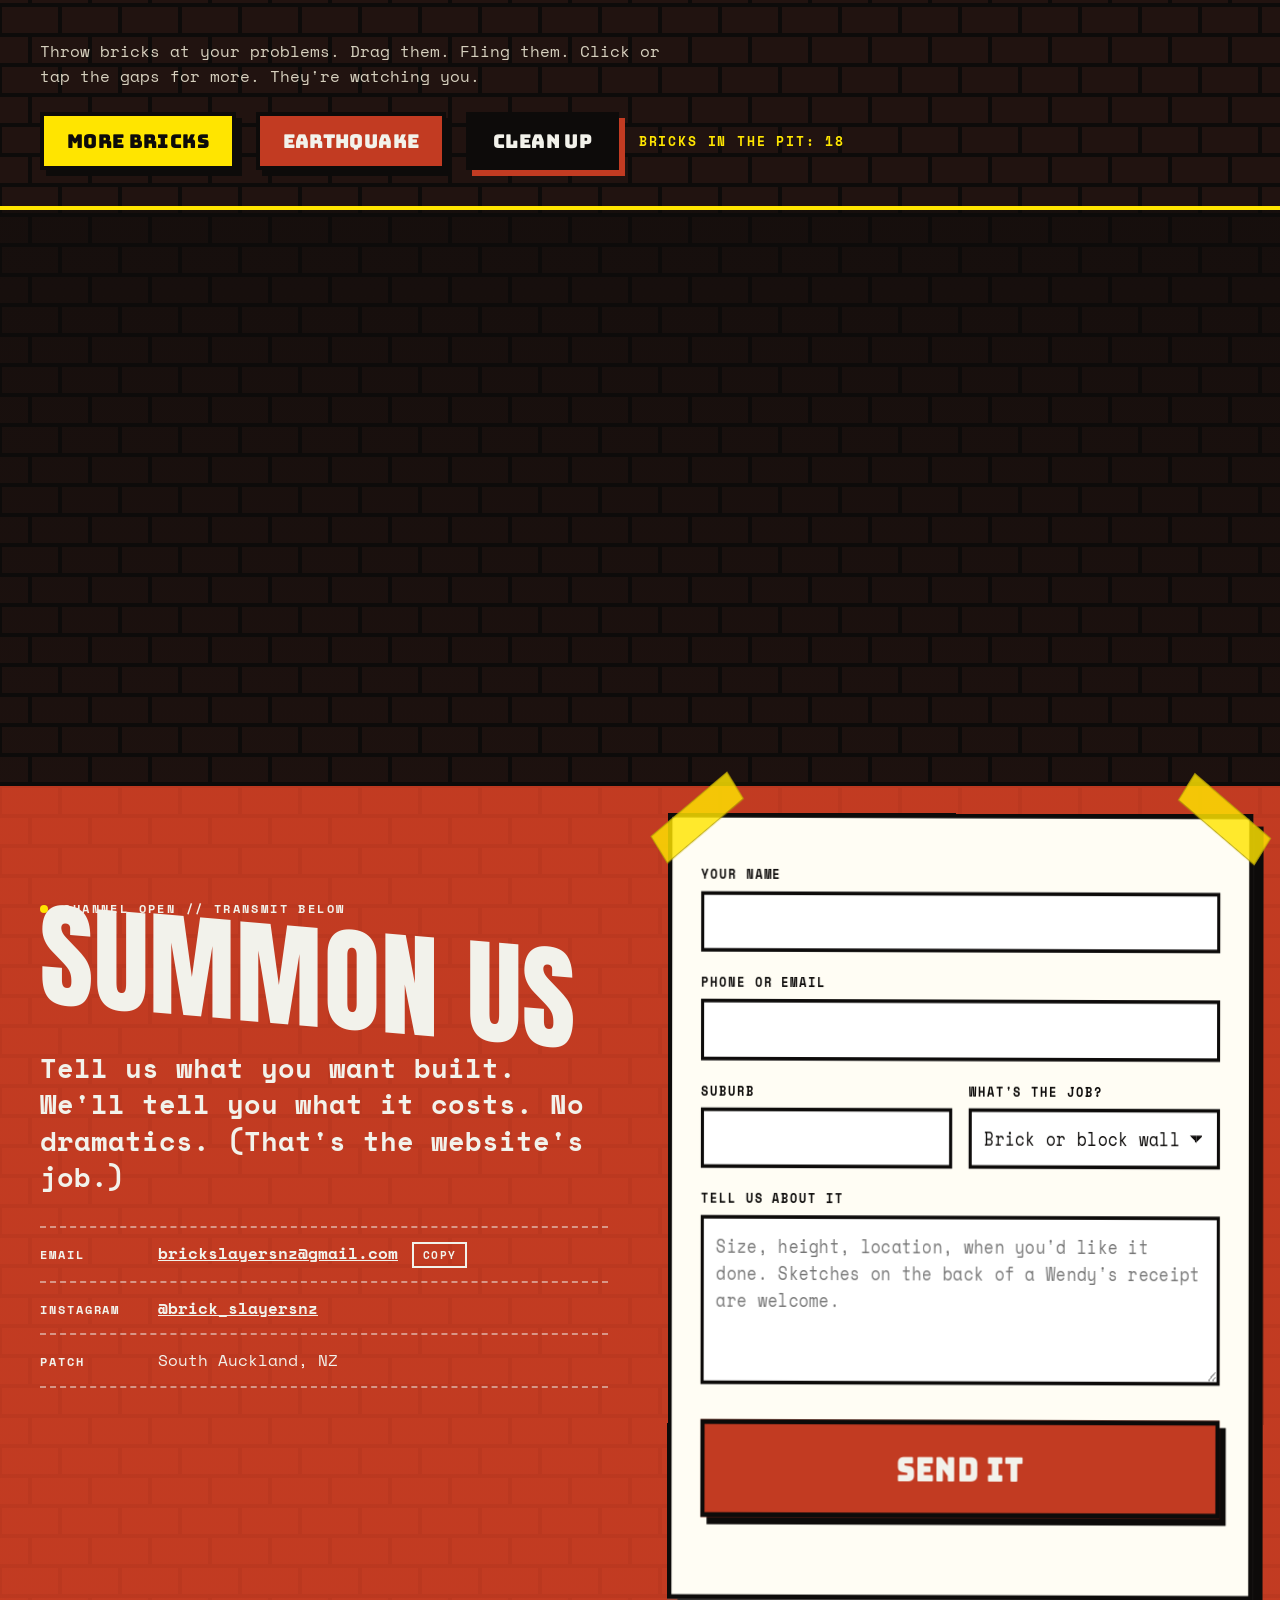
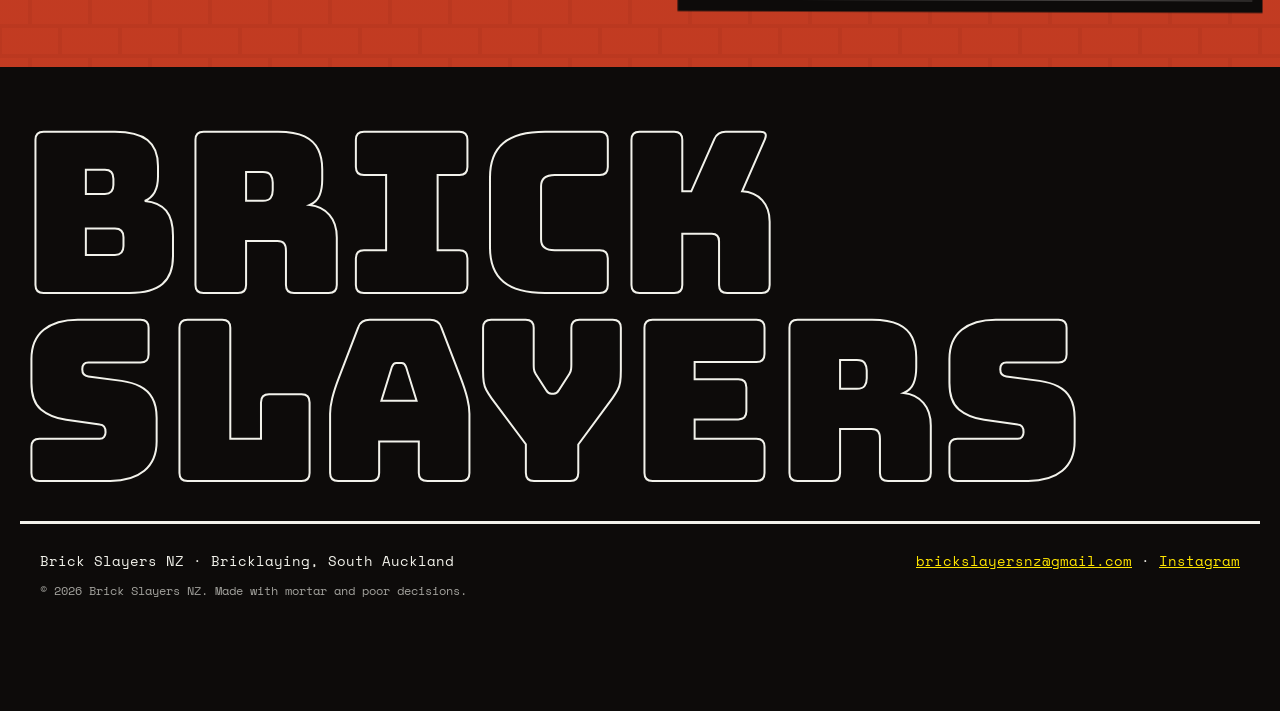
<file: site/index.html>
<!DOCTYPE html>
<html lang="en-NZ">
<head>
<meta charset="utf-8">
<meta name="viewport" content="width=device-width, initial-scale=1, viewport-fit=cover">
<title>Brick Slayers NZ | Bricklaying in South Auckland</title>
<meta name="description" content="Brick Slayers NZ: bricklaying in South Auckland. Brick and block walls, retaining walls, feature walls, fireplaces, BBQs and repairs. Get a quote.">
<meta name="theme-color" content="#c23b22">
<link rel="icon" href="img/favicon.svg" type="image/svg+xml">

<meta property="og:type" content="website">
<meta property="og:title" content="Brick Slayers NZ | Bricklaying in South Auckland">
<meta property="og:description" content="Straight lines. Tight joints. Zero excuses. South Auckland's most unwell bricklayers.">
<meta property="og:image" content="img/og.png">
<meta property="og:locale" content="en_NZ">
<meta name="twitter:card" content="summary_large_image">

<link rel="preload" href="fonts/bungee-latin-400-normal.woff2" as="font" type="font/woff2" crossorigin>
<link rel="preload" href="fonts/anton-latin-400-normal.woff2" as="font" type="font/woff2" crossorigin>
<script>try{if(!sessionStorage.getItem('bs_boot')&&!matchMedia('(prefers-reduced-motion: reduce)').matches&&!location.hash)document.documentElement.classList.add('boot-on')}catch(e){}</script>
<link rel="stylesheet" href="css/style.css">

<script type="application/ld+json">
{
  "@context": "https://schema.org",
  "@type": "HomeAndConstructionBusiness",
  "name": "Brick Slayers NZ",
  "description": "Bricklaying company in South Auckland, New Zealand.",
  "email": "brickslayersnz@gmail.com",
  "areaServed": "South Auckland, New Zealand",
  "sameAs": ["https://www.instagram.com/brick_slayersnz/"],
  "knowsAbout": ["Bricklaying", "Brick and block walls", "Retaining walls", "Feature walls", "Fireplaces and chimneys", "Repointing"]
}
</script>
</head>

<body>
<a class="skip" href="#quote">Skip to the quote form</a>
<div class="grain" aria-hidden="true"></div>
<canvas id="fx" aria-hidden="true"></canvas>
<div id="comic-layer" aria-hidden="true"></div>
<div class="boot" id="boot" aria-hidden="true" hidden><pre id="boot-log"></pre><p class="boot-skip">CLICK OR PRESS ANY KEY TO SKIP &gt;&gt;</p></div>

<!-- ============ NAV ============ -->
<header class="nav" id="nav">
  <div class="statusbar" aria-hidden="true">
    <span><i class="dot"></i> CONNECTION: ESTABLISHED</span>
    <span class="sb-hide">SIGNAL: SOUTH AKL, NZ</span>
    <span class="sb-hide">MORTAR: NOMINAL</span>
    <span class="sb-hide">KEVIN: LOAD-BEARING</span>
    <span class="sb-right">NZ TIME <b id="clock">--:--:--</b></span>
  </div>
  <div class="nav-main">
  <a class="nav-logo" href="#top" aria-label="Brick Slayers NZ, back to top">
    <img src="img/logo.svg" alt="" width="52" height="52" data-jiggle data-rot="-6">
    <span class="nav-word">BRICK<br>SLAYERS</span>
  </a>
  <nav class="nav-links" id="menu" aria-label="Main">
    <a href="#about">Who?</a>
    <a href="#services">What we slay</a>
    <a href="#gallery">Gallery</a>
    <a href="#pit">The Pit</a>
    <a class="nav-cta btn-mini" href="#quote">Get a quote</a>
  </nav>
  <button class="sfx" id="sfx" type="button" aria-pressed="false" title="Toggle sound effects">SFX: <b>OFF</b></button>
  <button class="burger" id="burger" type="button" aria-expanded="false" aria-controls="menu" aria-label="Menu"><i></i><i></i><i></i></button>
  </div>
</header>

<main id="top">

<!-- ============ HERO ============ -->
<section class="hero" aria-labelledby="hero-title">
  <div class="hero-stickers" aria-hidden="true">
    <span class="sticker st-a" data-jiggle data-grab data-twitch data-rot="-9">South Auckland</span>
    <span class="sticker st-b" data-jiggle data-grab data-twitch data-rot="7">100% brick</span>
    <span class="sticker st-c" data-jiggle data-grab data-twitch data-rot="-4">no cracks*</span>
  </div>

  <div class="win w-a" data-jiggle data-grab data-rot="-3" aria-hidden="true">
    <div class="win-bar"><span>WARNING.EXE</span><i>x</i></div>
    <div class="win-body"><p><b>WALL DETECTED.</b></p><p class="sm">No cracks found. This is unusual.</p><div class="win-btns"><span>OK</span><span>ALSO OK</span></div></div>
  </div>
  <div class="win w-b" data-jiggle data-grab data-rot="4" aria-hidden="true">
    <div class="win-bar"><span>kevin.exe</span><i>x</i></div>
    <div class="win-body"><p><b>Kevin has stopped responding.</b></p><p class="sm">He is load-bearing. Please do not remove him.</p><div class="win-btns"><span>WAIT</span><span>WAIT MORE</span></div></div>
  </div>
  <div class="win w-c" data-jiggle data-grab data-rot="-1.5" aria-hidden="true">
    <div class="win-bar"><span>TRANSMISSION</span><i>x</i></div>
    <div class="win-body term"><p><span class="rec"></span> REC // INTERCEPTED</p><p>&gt; LOCATION: SOUTH AKL</p><p>&gt; SUBJECT: BRICKS</p><p>&gt; THREAT LEVEL: <b>STRAIGHT</b><span class="caret">_</span></p></div>
  </div>

  <div class="hero-inner">
    <h1 class="ransom" id="hero-title">
      <span class="ransom-line">BRICK</span>
      <span class="ransom-line">SLAYERS</span>
      <span class="ransom-nz">NZ</span>
    </h1>

    <p class="mutant" aria-hidden="true"><span id="mutant">SOUTH AUCKLAND'S MOST UNWELL BRICKLAYERS</span></p>
    <p class="sr-only">Bricklaying in South Auckland, New Zealand. Straight lines, tight joints, zero excuses.</p>

    <div class="hero-cta">
      <a class="btn btn-yellow" href="#quote" data-jiggle>Get a quote</a>
      <a class="btn btn-ink" href="#gallery" data-jiggle>See the walls</a>
    </div>
    <p class="fine">*except the ones we fix.</p>
  </div>

  <div class="mascot-wrap">
    <div class="mascot-bob">
      <img class="mascot" src="img/logo.svg" alt="Brick Slayers NZ mascot: an angry brick with mismatched eyes over two crossed trowels" width="360" height="360" data-jiggle data-grab data-twitch data-rot="-4">
    </div>
    <p class="scrawl note-kevin" aria-hidden="true">
      this is Kevin.<br>he's load-bearing.
      <svg viewBox="0 0 90 70" width="90" height="70"><path d="M6 8 C 30 4, 60 14, 70 52" fill="none" stroke="currentColor" stroke-width="4" stroke-linecap="round"/><path d="M52 46 L71 58 L80 36" fill="none" stroke="currentColor" stroke-width="4" stroke-linecap="round" stroke-linejoin="round"/></svg>
    </p>
  </div>

  <p class="hero-hint" aria-hidden="true">grab things. they bite back.</p>
</section>

<!-- ============ MARQUEES ============ -->
<div class="bands">
<div class="marquee m-yellow" data-dir="-1" data-speed="1.3" aria-hidden="true">
  <div class="marquee-track"><div class="marquee-group">
    <span>LAY BRICKS. SLAY WALLS.</span><i class="brk"></i><span>SIGNAL DETECTED IN SOUTH AUCKLAND</span><i class="brk"></i><span>THE WALL SEES YOU</span><i class="brk"></i><span>MORTAR IN, WALLS OUT</span><i class="brk"></i><span>NO CRACKS. ONLY CRACKS WE FIX.</span><i class="brk"></i><span>TROWEL FIRST, QUESTIONS LATER</span><i class="brk"></i>
  </div></div>
</div>
<div class="marquee m-ink" data-dir="1" data-speed="1" aria-hidden="true">
  <div class="marquee-track"><div class="marquee-group">
    <span>COVERAGE ZONE //</span><i class="brk"></i><span>MANUKAU</span><i class="brk"></i><span>MANUREWA</span><i class="brk"></i><span>PAPAKURA</span><i class="brk"></i><span>PAPATOETOE</span><i class="brk"></i><span>TAKANINI</span><i class="brk"></i><span>DRURY</span><i class="brk"></i><span>PUKEKOHE</span><i class="brk"></i><span>ŌTARA</span><i class="brk"></i><span>MĀNGERE</span><i class="brk"></i><span>ŌTĀHUHU</span><i class="brk"></i><span>FLAT BUSH</span><i class="brk"></i><span>BOTANY</span><i class="brk"></i><span>HOWICK</span><i class="brk"></i>
  </div></div>
</div>

</div>

<!-- ============ ABOUT ============ -->
<section class="about" id="about" aria-labelledby="about-h">
  <div class="wrap about-grid">
    <div class="about-copy">
      <p class="kicker scrawl" aria-hidden="true">the truth (probably)</p>
      <h2 class="glitch" id="about-h" data-text="WHO ARE THESE PSYCHOS?" data-skew>WHO ARE THESE PSYCHOS?</h2>
      <p class="big">We're <mark>Brick Slayers NZ</mark>, a bricklaying crew out of <mark>South Auckland</mark>. We lay bricks. That's the whole personality.</p>
      <p>Straight lines. Tight joints. Zero excuses. Every wall gets built like the neighbours are watching, because they are.</p>
      <p>Other outfits will hand you a quote written in corporate beige. We'll build you a wall that slaps. Yeah nah, we'll send the quote too.</p>
      <p class="classified">Our secret mortar mix is <span class="redact" tabindex="0"><span>sand, cement, lime and spite</span></span>. Kevin's real name is <span class="redact" tabindex="0"><span>also Kevin</span></span>.</p>
    </div>

    <aside class="rules" data-jiggle data-rot="2.5" aria-label="The rules of the wall">
      <span class="tape tape-l" aria-hidden="true"></span><span class="tape tape-r" aria-hidden="true"></span>
      <span class="stamp" aria-hidden="true">DECLASSIFIED</span>
      <h3>THE RULES OF THE WALL</h3>
      <ol>
        <li>Level. Always level.</li>
        <li>Full joints. Mortar is not a place to save money.</li>
        <li>Turn up, do the job, clean up.</li>
        <li>Smoko is sacred.</li>
        <li>If it can be built out of brick, it can be built out of brick.</li>
      </ol>
      <p class="scrawl rules-note" aria-hidden="true">rule 4 is non-negotiable</p>
    </aside>
  </div>
</section>

<!-- ============ SERVICES / STRING BOARD ============ -->
<section class="services" id="services" aria-labelledby="services-h">
  <div class="wrap">
    <p class="kicker scrawl kicker-light" aria-hidden="true">the evidence wall</p>
    <p class="tag-line" aria-hidden="true">CASE FILES // CLEARANCE: PUBLIC // DO NOT FEED THE MORTAR</p>
    <h2 class="glitch glitch-light" id="services-h" data-text="WHAT WE SLAY" data-skew>WHAT WE SLAY</h2>
    <p class="section-sub">Six kinds of job, all connected. (Follow the red string. It doesn't mean anything. It just looks good.)</p>

    <div class="board" id="board">
      <svg class="strings" id="strings" aria-hidden="true" focusable="false"></svg>
      <div class="board-grid">
        <article class="card" data-jiggle data-rot="-2.2">
          <i class="pin" aria-hidden="true"></i>
          <span class="file">FILE 01 // STATUS: SLAIN</span>
          <h3>Brick &amp; block walls</h3>
          <p>Boundary walls, garden walls, house extensions. Laid straight, jointed tight, cleaned up after.</p>
          <p class="scrawl" aria-hidden="true">level. always level.</p>
        </article>
        <article class="card" data-jiggle data-rot="1.6">
          <i class="pin" aria-hidden="true"></i>
          <span class="file">FILE 02 // STATUS: LEVEL</span>
          <h3>Retaining walls</h3>
          <p>Hold back the hill. Or the neighbour's hill. Either works.</p>
          <p class="scrawl" aria-hidden="true">gravity is undefeated. we tried.</p>
        </article>
        <article class="card" data-jiggle data-rot="-1.2">
          <i class="pin" aria-hidden="true"></i>
          <span class="file">FILE 03 // STATUS: SOLID</span>
          <h3>Feature walls &amp; letterboxes</h3>
          <p>Brick that people stop and photograph. Screens, planters and letterboxes with attitude.</p>
          <p class="scrawl" aria-hidden="true">yes we do the weird ones.</p>
        </article>
        <article class="card" data-jiggle data-rot="2">
          <i class="pin" aria-hidden="true"></i>
          <span class="file">FILE 04 // STATUS: TOASTY</span>
          <h3>Fireplaces &amp; chimneys</h3>
          <p>Build it, rebuild it, or make it look like it was always there.</p>
          <p class="scrawl" aria-hidden="true">warm. very warm.</p>
        </article>
        <article class="card" data-jiggle data-rot="-1.8">
          <i class="pin" aria-hidden="true"></i>
          <span class="file">FILE 05 // STATUS: SAUSAGES</span>
          <h3>BBQs, pizza ovens &amp; outdoor spaces</h3>
          <p>Backyard builds that make you the favourite at every barbecue.</p>
          <p class="scrawl" aria-hidden="true">payment in pizza? ask.</p>
        </article>
        <article class="card" data-jiggle data-rot="1.3">
          <i class="pin" aria-hidden="true"></i>
          <span class="file">FILE 06 // STATUS: FIXED</span>
          <h3>Repairs &amp; repointing</h3>
          <p>Cracked, crumbling or sad-looking mortar? We'll sort it.</p>
          <p class="scrawl" aria-hidden="true">we've seen worse. barely.</p>
        </article>
      </div>
    </div>
    <p class="section-sub board-foot">Don't see your job? <a href="#quote">Ask anyway.</a></p>
  </div>
</section>

<!-- ============ GALLERY ============ -->
<section class="gallery" id="gallery" aria-labelledby="gallery-h">
  <div class="wrap">
    <div class="gallery-head">
      <div>
        <p class="kicker scrawl" aria-hidden="true"><span class="live-dot"></span> straight off the gram</p>
        <h2 class="glitch" id="gallery-h" data-text="FRESH SLAYINGS" data-skew>FRESH SLAYINGS</h2>
        <p class="section-sub dark">Pulled straight from <a href="https://www.instagram.com/brick_slayersnz/" target="_blank" rel="noopener">@brick_slayersnz</a>. Post there, it shows up here.</p>
      </div>
      <a class="btn btn-ink" data-ig-link href="https://www.instagram.com/brick_slayersnz/" target="_blank" rel="noopener" data-jiggle>Follow @brick_slayersnz</a>
    </div>
    <div class="grid" id="grid"></div>
    <p class="feed-status" id="feed-status" role="status"></p>
  </div>
</section>

<!-- ============ THE PIT ============ -->
<section class="pit" id="pit" aria-labelledby="pit-h">
  <div class="wrap pit-head">
    <p class="kicker scrawl kicker-light" aria-hidden="true">no bricks were harmed</p>
    <h2 class="glitch glitch-light" id="pit-h" data-text="THE PIT" data-skew>THE PIT</h2>
    <p class="section-sub">Throw bricks at your problems. Drag them. Fling them. Click or tap the gaps for more. They're watching you.</p>
    <div class="pit-ui">
      <button class="btn btn-yellow" id="pit-more" type="button">More bricks</button>
      <button class="btn btn-brick" id="pit-quake" type="button">Earthquake</button>
      <button class="btn btn-ink" id="pit-clean" type="button">Clean up</button>
      <span class="pit-count" aria-live="off">BRICKS IN THE PIT: <b id="pit-n">0</b></span>
    </div>
  </div>
  <div class="pit-stage" id="pit-stage">
    <canvas id="pit-canvas" aria-label="Interactive pile of bricks. Drag them around with your mouse or finger." role="img"></canvas>
  </div>
</section>

<!-- ============ QUOTE ============ -->
<section class="quote" id="quote" aria-labelledby="quote-h">
  <div class="wrap quote-grid">
    <div class="quote-copy">
      <p class="tag-line tag-dark" aria-hidden="true"><i class="dot"></i> CHANNEL OPEN // TRANSMIT BELOW</p>
      <h2 class="glitch" id="quote-h" data-text="SUMMON US" data-skew>SUMMON US</h2>
      <p class="big">Tell us what you want built. We'll tell you what it costs. No dramatics. (That's the website's job.)</p>

      <ul class="contact-list">
        <li><span class="lbl">EMAIL</span> <a class="email-link" href="mailto:brickslayersnz@gmail.com">brickslayersnz@gmail.com</a> <button class="copy" type="button" data-copy="brickslayersnz@gmail.com">copy</button></li>
        <li class="if-phone"><span class="lbl">PHONE</span> <a data-phone-link href="#">&nbsp;</a></li>
        <li><span class="lbl">INSTAGRAM</span> <a data-ig-link href="https://www.instagram.com/brick_slayersnz/" target="_blank" rel="noopener">@brick_slayersnz</a></li>
        <li><span class="lbl">PATCH</span> South Auckland, NZ</li>
      </ul>
    </div>

    <form class="qform" id="quote-form" novalidate data-jiggle data-rot="-1">
      <span class="tape tape-l" aria-hidden="true"></span><span class="tape tape-r" aria-hidden="true"></span>
      <div class="field">
        <label for="f-name">Your name</label>
        <input id="f-name" name="name" type="text" autocomplete="name" required>
      </div>
      <div class="field">
        <label for="f-contact">Phone or email</label>
        <input id="f-contact" name="contact" type="text" autocomplete="off" required>
      </div>
      <div class="field-row">
        <div class="field">
          <label for="f-suburb">Suburb</label>
          <input id="f-suburb" name="suburb" type="text" autocomplete="address-level2">
        </div>
        <div class="field">
          <label for="f-job">What's the job?</label>
          <select id="f-job" name="job">
            <option>Brick or block wall</option>
            <option>Retaining wall</option>
            <option>Feature wall / letterbox</option>
            <option>Fireplace or chimney</option>
            <option>BBQ / pizza oven / outdoor space</option>
            <option>Repairs or repointing</option>
            <option>Something else (weird is fine)</option>
          </select>
        </div>
      </div>
      <div class="field">
        <label for="f-msg">Tell us about it</label>
        <textarea id="f-msg" name="message" rows="5" maxlength="1500" placeholder="Size, height, location, when you'd like it done. Sketches on the back of a Wendy's receipt are welcome."></textarea>
      </div>
      <input class="hp" type="text" name="company" tabindex="-1" autocomplete="off" aria-hidden="true">
      <button class="btn btn-brick btn-big" type="submit">Send it</button>
      <p class="form-msg" id="form-msg" role="status" aria-live="polite"></p>
      <button class="copy copy-msg" id="copy-msg" type="button" hidden>copy message</button>
    </form>
  </div>
</section>

</main>

<!-- ============ FOOTER ============ -->
<footer class="foot">
  <div class="foot-word" aria-hidden="true">BRICK<br>SLAYERS</div>
  <div class="wrap foot-row">
    <p>Brick Slayers NZ &middot; Bricklaying, South Auckland</p>
    <p><a href="mailto:brickslayersnz@gmail.com">brickslayersnz@gmail.com</a> &middot; <a data-ig-link href="https://www.instagram.com/brick_slayersnz/" target="_blank" rel="noopener">Instagram</a></p>
    <p class="tiny">&copy; 2026 Brick Slayers NZ. Made with mortar and poor decisions.</p>
  </div>
</footer>

<!-- panic + toast -->
<button class="panic" id="panic" type="button" aria-label="Do not press this button">DO NOT<br>PRESS</button>
<div class="toast" id="toast" role="status" aria-live="polite"></div>

<!-- lightbox -->
<div class="lb" id="lb" role="dialog" aria-modal="true" aria-label="Photo viewer" hidden>
  <button class="lb-x" id="lb-x" type="button" aria-label="Close">&times;</button>
  <button class="lb-nav lb-prev" id="lb-prev" type="button" aria-label="Previous photo">&#8592;</button>
  <button class="lb-nav lb-next" id="lb-next" type="button" aria-label="Next photo">&#8594;</button>
  <figure class="lb-fig" id="lb-fig">
    <img id="lb-img" alt="">
    <figcaption>
      <p id="lb-cap"></p>
      <a id="lb-link" class="btn btn-yellow btn-mini" href="#" target="_blank" rel="noopener">View on Instagram</a>
    </figcaption>
  </figure>
</div>

<noscript><style>.mutant,.hero-hint,.pit,.panic{display:none}</style></noscript>

<script src="js/config.js"></script>
<script src="js/matter.min.js"></script>
<script src="js/jiggle.js"></script>
<script src="js/effects.js"></script>
<script src="js/pit.js"></script>
<script src="js/gallery.js"></script>
<script src="js/main.js"></script>
</body>
</html>
</file>
<file: css/style.css>
/* ==========================================================
   BRICK SLAYERS NZ
   cream + ink brutalism, brick red, hi-vis warnings, fake OS.
   Motion is driven by js/jiggle.js. Never put CSS transforms
   on elements with data-jiggle (the engine owns transform).
   ========================================================== */

/* ---------- fonts (self-hosted) ---------- */
@font-face{font-family:'Bungee';font-display:swap;src:url(../fonts/bungee-latin-400-normal.woff2) format('woff2');unicode-range:U+0000-00FF,U+0131,U+0152-0153,U+02BB-02BC,U+02C6,U+02DA,U+02DC,U+2000-206F,U+2074,U+20AC,U+2122,U+2191,U+2193,U+2212,U+2215,U+FEFF,U+FFFD}
@font-face{font-family:'Bungee';font-display:swap;src:url(../fonts/bungee-latin-ext-400-normal.woff2) format('woff2');unicode-range:U+0100-02BA,U+02BD-02C5,U+02C7-02CC,U+02CE-02D7,U+02DD-02FF,U+0304,U+0308,U+0329,U+1D00-1DBF,U+1E00-1E9F,U+1EF2-1EFF,U+2020,U+20A0-20AB,U+20AD-20C0,U+2113,U+2C60-2C7F,U+A720-A7FF}
@font-face{font-family:'Anton';font-display:swap;src:url(../fonts/anton-latin-400-normal.woff2) format('woff2');unicode-range:U+0000-00FF,U+0131,U+0152-0153,U+02BB-02BC,U+02C6,U+02DA,U+02DC,U+2000-206F,U+2074,U+20AC,U+2122,U+2191,U+2193,U+2212,U+2215,U+FEFF,U+FFFD}
@font-face{font-family:'Anton';font-display:swap;src:url(../fonts/anton-latin-ext-400-normal.woff2) format('woff2');unicode-range:U+0100-02BA,U+02BD-02C5,U+02C7-02CC,U+02CE-02D7,U+02DD-02FF,U+0304,U+0308,U+0329,U+1D00-1DBF,U+1E00-1E9F,U+1EF2-1EFF,U+2020,U+20A0-20AB,U+20AD-20C0,U+2113,U+2C60-2C7F,U+A720-A7FF}
@font-face{font-family:'Permanent Marker';font-display:swap;src:url(../fonts/permanent-marker-latin-400-normal.woff2) format('woff2')}
@font-face{font-family:'Space Mono';font-weight:400;font-display:swap;src:url(../fonts/space-mono-latin-400-normal.woff2) format('woff2');unicode-range:U+0000-00FF,U+0131,U+0152-0153,U+02BB-02BC,U+02C6,U+02DA,U+02DC,U+2000-206F,U+2074,U+20AC,U+2122,U+2191,U+2193,U+2212,U+2215,U+FEFF,U+FFFD}
@font-face{font-family:'Space Mono';font-weight:400;font-display:swap;src:url(../fonts/space-mono-latin-ext-400-normal.woff2) format('woff2');unicode-range:U+0100-02BA,U+02BD-02C5,U+02C7-02CC,U+02CE-02D7,U+02DD-02FF,U+0304,U+0308,U+0329,U+1D00-1DBF,U+1E00-1E9F,U+1EF2-1EFF,U+2020,U+20A0-20AB,U+20AD-20C0,U+2113,U+2C60-2C7F,U+A720-A7FF}
@font-face{font-family:'Space Mono';font-weight:700;font-display:swap;src:url(../fonts/space-mono-latin-700-normal.woff2) format('woff2');unicode-range:U+0000-00FF,U+0131,U+0152-0153,U+02BB-02BC,U+02C6,U+02DA,U+02DC,U+2000-206F,U+2074,U+20AC,U+2122,U+2191,U+2193,U+2212,U+2215,U+FEFF,U+FFFD}
@font-face{font-family:'Space Mono';font-weight:700;font-display:swap;src:url(../fonts/space-mono-latin-ext-700-normal.woff2) format('woff2');unicode-range:U+0100-02BA,U+02BD-02C5,U+02C7-02CC,U+02CE-02D7,U+02DD-02FF,U+0304,U+0308,U+0329,U+1D00-1DBF,U+1E00-1E9F,U+1EF2-1EFF,U+2020,U+20A0-20AB,U+20AD-20C0,U+2113,U+2C60-2C7F,U+A720-A7FF}

/* ---------- tokens ---------- */
:root{
  --ink:#0d0b0a;
  --cream:#f2f2eb;
  --paper:#fffdf4;
  --brick:#c23b22;
  --brick-d:#7a1c0e;
  --hivis:#ffe500;
  --cyan:#00e5ff;
  --f-display:'Bungee','Arial Black',Impact,sans-serif;
  --f-cond:'Anton',Impact,'Arial Narrow',sans-serif;
  --f-hand:'Permanent Marker','Comic Sans MS',cursive;
  --f-mono:'Space Mono',ui-monospace,'SFMono-Regular',Menlo,Consolas,monospace;
  --wall:url("data:image/svg+xml,%3Csvg xmlns='http://www.w3.org/2000/svg' width='120' height='60'%3E%3Crect width='120' height='60' fill='%23c23b22'/%3E%3Cpath d='M0 0H120M0 30H120M0 60H120M0 0V30M60 0V30M120 0V30M30 30V60M90 30V60' stroke='%237a1c0e' stroke-width='4' fill='none'/%3E%3C/svg%3E");
  --wall-dark:url("data:image/svg+xml,%3Csvg xmlns='http://www.w3.org/2000/svg' width='120' height='60'%3E%3Crect width='120' height='60' fill='%23211310'/%3E%3Cpath d='M0 0H120M0 30H120M0 60H120M0 0V30M60 0V30M120 0V30M30 30V60M90 30V60' stroke='%230d0b0a' stroke-width='4' fill='none'/%3E%3C/svg%3E");
  --noise:url("data:image/svg+xml,%3Csvg xmlns='http://www.w3.org/2000/svg' width='220' height='220'%3E%3Cfilter id='n'%3E%3CfeTurbulence type='fractalNoise' baseFrequency='.85' numOctaves='2' stitchTiles='stitch'/%3E%3CfeColorMatrix values='0 0 0 0 0 0 0 0 0 0 0 0 0 0 0 0 0 0 .7 0'/%3E%3C/filter%3E%3Crect width='100%25' height='100%25' filter='url(%23n)'/%3E%3C/svg%3E");
  --nav-h:92px;
}

*,*::before,*::after{box-sizing:border-box}
html{scroll-behavior:smooth;scroll-padding-top:var(--nav-h);-webkit-text-size-adjust:100%}
body{margin:0;background:var(--cream);color:var(--ink);font:400 17px/1.55 var(--f-mono);overflow-x:hidden;-webkit-font-smoothing:antialiased}
img,svg,canvas{max-width:100%}
a{color:inherit}
h1,h2,h3,p,ul,ol,figure{margin-top:0}
::selection{background:var(--ink);color:var(--hivis)}
:focus-visible{outline:4px solid var(--cyan);outline-offset:3px}
.sr-only{position:absolute!important;width:1px;height:1px;overflow:hidden;clip:rect(0 0 0 0);white-space:nowrap}
.skip{position:fixed;left:12px;top:-80px;z-index:300;background:var(--hivis);color:var(--ink);padding:10px 16px;font-weight:700;border:3px solid var(--ink)}
.skip:focus{top:12px}
main>section,.foot{overflow-x:clip}
.wrap{max-width:1240px;margin:0 auto;padding:0 20px;position:relative}

/* film grain over everything */
.grain{position:fixed;inset:0;z-index:90;pointer-events:none;background:var(--noise);opacity:.16}
#fx{position:fixed;inset:0;width:100%;height:100%;z-index:95;pointer-events:none}
#comic-layer{position:fixed;inset:0;z-index:96;pointer-events:none;overflow:hidden}
.comic{position:absolute;font:400 clamp(22px,3vw,34px) var(--f-display);color:var(--hivis);text-shadow:3px 3px 0 var(--ink),-2px -2px 0 var(--ink),2px -2px 0 var(--ink),-2px 2px 0 var(--ink);white-space:nowrap;animation:comic-pop .85s ease-out forwards}
@keyframes comic-pop{
  0%{opacity:0;transform:translate(-50%,-50%) scale(.2) rotate(var(--r,0deg))}
  18%{opacity:1;transform:translate(-50%,-50%) scale(1.35) rotate(var(--r,0deg))}
  40%{transform:translate(-50%,-50%) scale(1) rotate(var(--r,0deg))}
  100%{opacity:0;transform:translate(-50%,-110%) scale(1) rotate(var(--r,0deg))}
}
.tail-brick{position:fixed;left:0;top:0;z-index:97;pointer-events:none;width:26px;height:13px;background:var(--brick);border:2px solid var(--ink);border-radius:2px;will-change:transform}
.tail-brick:nth-child(3n){background:var(--hivis)}
.tail-brick:nth-child(3n+1){background:var(--cream)}

/* ---------- boot / intercept screen ---------- */
.boot{position:fixed;inset:0;z-index:200;background:var(--ink);color:var(--cream);padding:clamp(20px,5vw,64px);font:700 clamp(12px,1.6vw,17px)/1.7 var(--f-mono);letter-spacing:.06em;display:flex;flex-direction:column;justify-content:space-between;cursor:pointer;transition:opacity .35s}
.boot[hidden]{display:none}
.boot.out{opacity:0;pointer-events:none}
.boot pre{margin:0;white-space:pre-wrap;font:inherit}
.boot-on .boot[hidden]{display:flex}
.boot-on .boot{animation:boot-failsafe .01s 5s forwards}
@keyframes boot-failsafe{to{opacity:0;visibility:hidden;pointer-events:none}}
.boot .ok{color:var(--hivis)}
.boot .bad{color:#ff6a4d}
.boot-skip{margin:0;color:#8d877a;font-size:12px}

/* ---------- nav ---------- */
.nav{position:sticky;top:0;z-index:100;background:var(--cream);border-bottom:4px solid var(--ink)}
.statusbar{display:flex;gap:26px;background:var(--ink);color:var(--cream);font:700 11px/1 var(--f-mono);letter-spacing:.14em;text-transform:uppercase;padding:7px 16px;white-space:nowrap;overflow:hidden}
.statusbar .sb-right{margin-left:auto}
.dot{display:inline-block;width:8px;height:8px;border-radius:50%;background:var(--hivis);margin-right:6px;animation:blink 1.4s steps(1) infinite}
.nav-main{display:flex;align-items:center;gap:18px;padding:6px 16px;position:relative}
.nav-logo{display:flex;align-items:center;gap:10px;text-decoration:none}
.nav-logo img{display:block}
.nav-word{font:400 16px/.92 var(--f-display);letter-spacing:.02em}
.nav-links{margin-left:auto;display:flex;align-items:center;gap:8px}
.nav-links a{font:700 13px var(--f-mono);letter-spacing:.1em;text-transform:uppercase;text-decoration:none;padding:6px 8px}
.nav-links a:not(.nav-cta)::before{content:'[';margin-right:2px}
.nav-links a:not(.nav-cta)::after{content:']';margin-left:2px}
.nav-links a:not(.nav-cta):hover{background:var(--ink);color:var(--hivis)}
.nav-cta{background:var(--brick);color:var(--cream);border:3px solid var(--ink);box-shadow:4px 4px 0 var(--ink);margin-left:8px}
.nav-cta:hover{background:var(--hivis);color:var(--ink)}
.sfx{font:700 12px var(--f-mono);letter-spacing:.1em;border:3px solid var(--ink);background:var(--cream);padding:6px 10px;cursor:pointer}
.sfx[aria-pressed="true"]{background:var(--hivis)}
.burger{display:none;width:46px;height:42px;border:3px solid var(--ink);background:var(--hivis);padding:8px;cursor:pointer;flex-direction:column;justify-content:space-between}
.burger i{display:block;height:4px;background:var(--ink)}

/* ---------- buttons ---------- */
.btn{display:inline-block;font:400 clamp(15px,1.6vw,19px)/1 var(--f-display);text-transform:uppercase;text-decoration:none;letter-spacing:.02em;padding:.8em 1.2em;border:4px solid var(--ink);box-shadow:6px 6px 0 var(--ink);cursor:pointer;user-select:none;transition:box-shadow .12s}
.btn:hover{box-shadow:10px 10px 0 var(--ink)}
.btn:active{box-shadow:2px 2px 0 var(--ink)}
.btn-yellow{background:var(--hivis);color:var(--ink)}
.btn-ink{background:var(--ink);color:var(--cream);box-shadow:6px 6px 0 var(--brick)}
.btn-ink:hover{box-shadow:10px 10px 0 var(--brick)}
.btn-brick{background:var(--brick);color:var(--cream)}
.btn-mini{font-size:13px;padding:.65em .9em;box-shadow:4px 4px 0 var(--ink)}
.btn-big{font-size:clamp(20px,2.4vw,28px);width:100%;margin-top:6px}
button.btn{font-family:var(--f-display)}

/* ---------- shared type ---------- */
h2{font:400 clamp(3rem,9vw,8rem)/.88 var(--f-cond);text-transform:uppercase;letter-spacing:.01em;margin:0 0 .18em;position:relative;display:block}
.kicker{font:400 clamp(20px,2.4vw,28px)/1.1 var(--f-hand);color:var(--brick);display:inline-block;margin:0 0 6px;transform:rotate(-3deg)}
.kicker-light{color:var(--hivis)}
.scrawl{font-family:var(--f-hand)}
.tag-line{font:700 12px/1.4 var(--f-mono);letter-spacing:.2em;text-transform:uppercase;color:var(--hivis);margin:0 0 10px}
.tag-dark{color:var(--cream)}
.section-sub{max-width:62ch;font-size:16px;color:#d6d0be}
.section-sub a{color:var(--hivis)}
.section-sub.dark{color:var(--ink)}
.section-sub.dark a{color:var(--brick);font-weight:700}
.big{font-weight:700;font-size:clamp(19px,2.2vw,27px);line-height:1.35}
mark{background:var(--hivis);color:var(--ink);padding:0 .18em;-webkit-box-decoration-break:clone;box-decoration-break:clone}

/* glitchy headings: RGB-split slice, one short burst every few seconds (no strobing) */
.glitch::before,.glitch::after{content:attr(data-text);position:absolute;left:0;top:0;width:100%;pointer-events:none;opacity:.95;clip-path:inset(0 0 100% 0)}
.glitch::before{color:var(--cyan);animation:gl1 7s infinite steps(1)}
.glitch::after{color:var(--brick);animation:gl2 7s infinite steps(1) 1.1s}
.glitch-light::after{color:var(--hivis)}
@keyframes gl1{
  0%,90%,100%{clip-path:inset(0 0 100% 0);transform:none}
  91%{clip-path:inset(12% 0 62% 0);transform:translate(-6px,0)}
  93%{clip-path:inset(58% 0 12% 0);transform:translate(5px,1px)}
  95%{clip-path:inset(30% 0 40% 0);transform:translate(-3px,0)}
}
@keyframes gl2{
  0%,88%,100%{clip-path:inset(0 0 100% 0);transform:none}
  89%{clip-path:inset(44% 0 30% 0);transform:translate(6px,0)}
  92%{clip-path:inset(8% 0 76% 0);transform:translate(-5px,-1px)}
}
@keyframes blink{50%{opacity:0}}

/* ---------- hero ---------- */
.hero{position:relative;min-height:calc(100vh - var(--nav-h));padding:clamp(28px,4vw,56px) 20px 130px;background:
  linear-gradient(rgba(13,11,10,.08) 1px,transparent 1px) 0 0/48px 48px,
  linear-gradient(90deg,rgba(13,11,10,.08) 1px,transparent 1px) 0 0/48px 48px,
  var(--cream);overflow:hidden}
.hero::after{content:'';position:absolute;left:0;right:0;bottom:0;height:60px;background:var(--wall);border-top:4px solid var(--ink)}
.hero-inner{position:relative;z-index:3;max-width:1240px;margin:0 auto}
.hero-inner{pointer-events:none}
.hero-inner .rl,.hero-inner .btn,.hero-inner .mutant span{pointer-events:auto}

.ransom{margin:0;font:400 clamp(3.2rem,10.6vw,10.5rem)/1.02 var(--f-display);display:flex;flex-wrap:wrap;column-gap:.14em;row-gap:.1em;align-items:flex-end;text-transform:uppercase}
.ransom-line{display:flex;flex:none;white-space:nowrap}
.ransom-line:first-child{order:1}
.ransom-nz{order:2;display:flex;flex:none;font-size:.62em;margin-left:.3em;margin-bottom:.1em}
.ransom-line:nth-child(2){order:3;flex-basis:100%}
.rl{display:inline-block;position:relative;top:var(--y,0);font-size:calc(1em*var(--s,1));line-height:1;padding:.04em .1em .02em;margin-right:-.04em;border:.055em solid var(--ink);box-shadow:.06em .06em 0 var(--ink);cursor:grab;user-select:none;-webkit-user-select:none;touch-action:pan-y}
.rl:active{cursor:grabbing}
.rl.c1{background:var(--paper);color:var(--ink)}
.rl.c2{background:var(--ink);color:var(--hivis)}
.rl.c3{background:var(--brick);color:var(--cream)}
.rl.c4{background:var(--hivis);color:var(--ink)}
.rl.c5{background:var(--cream);color:var(--brick)}
.rl.c6{background:var(--ink);color:var(--cream)}
.rl.cnz{background:var(--hivis);color:var(--ink)}

.mutant{margin:24px 0 0}
.mutant span{display:inline-block;background:var(--ink);color:var(--hivis);font:700 clamp(12px,1.5vw,18px)/1.3 var(--f-mono);letter-spacing:.12em;padding:.55em .9em;min-height:2.3em;max-width:100%}
.mutant span::after{content:'\2588';margin-left:.25em;animation:blink 1s steps(1) infinite}
.hero-cta{display:flex;flex-wrap:wrap;gap:22px;margin-top:30px}
.fine{font-size:12px;letter-spacing:.06em;margin:18px 0 0;opacity:.7}

.hero-stickers .sticker{position:absolute;z-index:4;font:400 clamp(11px,1.3vw,16px)/1 var(--f-display);text-transform:uppercase;padding:.6em .9em;border:3px solid var(--ink);background:var(--hivis);box-shadow:4px 4px 0 var(--ink);cursor:grab;user-select:none;touch-action:pan-y}
.st-a{top:5%;left:46%}
.st-b{top:14px;left:3%;background:var(--brick)!important;color:var(--cream)}
.st-c{bottom:33%;right:5%;background:var(--paper)!important}

/* fake OS windows */
.win{position:absolute;z-index:4;width:clamp(170px,19vw,250px);background:var(--paper);border:3px solid var(--ink);box-shadow:6px 6px 0 var(--ink);font:400 12px/1.4 var(--f-mono);cursor:grab;user-select:none;touch-action:pan-y}
.win-bar{display:flex;justify-content:space-between;align-items:center;gap:8px;background:var(--ink);color:var(--cream);padding:3px 8px;font-weight:700;letter-spacing:.1em;text-transform:uppercase;font-size:11px}
.win-bar i{font-style:normal;border:2px solid var(--cream);width:16px;height:16px;line-height:11px;text-align:center;font-size:12px}
.win-body{padding:10px 12px 12px}
.win-body p{margin:0 0 6px}
.win .sm{font-size:11px;opacity:.8}
.win-btns{display:flex;gap:8px;flex-wrap:wrap;margin-top:8px}
.win-btns span{border:2px solid var(--ink);background:var(--hivis);padding:2px 12px;font-weight:700;font-size:11px;letter-spacing:.08em}
.win-body.term{background:var(--ink);color:var(--hivis);letter-spacing:.06em;font-weight:700;font-size:11px}
.rec{display:inline-block;width:9px;height:9px;border-radius:50%;background:#ff3b2a;margin-right:6px;animation:blink 1.2s steps(1) infinite}
.caret{animation:blink 1s steps(1) infinite}
.w-a{right:23%;bottom:7%}
.w-b{right:4%;bottom:12%}
.w-c{left:40%;bottom:15%}

.mascot-wrap{position:absolute;z-index:5;pointer-events:none;right:clamp(8px,2.5vw,44px);top:clamp(14px,2vw,34px);width:clamp(140px,25vw,360px)}
.mascot-bob{animation:bob 4.4s ease-in-out infinite}
@keyframes bob{50%{transform:translateY(-10px) rotate(1.5deg)}}
.mascot{pointer-events:auto;display:block;width:100%;height:auto;cursor:grab;touch-action:pan-y;filter:drop-shadow(8px 8px 0 rgba(13,11,10,.9))}
.note-kevin{position:absolute;right:8%;top:100%;margin:6px 0 0;font-size:clamp(14px,1.6vw,20px);line-height:1.1;color:var(--brick);transform:rotate(-4deg);pointer-events:none;text-align:right}
.note-kevin .kev-arrow{position:absolute;right:22%;bottom:100%;margin-bottom:4px;width:60px;height:92px;overflow:visible}
.hero-hint{position:absolute;z-index:3;left:120px;bottom:78px;text-align:left;font:400 18px var(--f-hand);color:var(--ink);opacity:.75;margin:0;pointer-events:none}

/* ---------- marquees ---------- */
.bands{position:relative;z-index:6;overflow-x:clip}
.marquee{position:relative;z-index:6;overflow:hidden;border-block:4px solid var(--ink);font:400 clamp(20px,3vw,34px)/1 var(--f-cond);letter-spacing:.05em;text-transform:uppercase;white-space:nowrap;padding:.32em 0;width:106%;margin-left:-3%}
.marquee-track{display:flex;width:max-content;will-change:transform}
.marquee-group{display:flex;align-items:center;gap:.9em;padding-right:.9em}
.m-yellow{background:var(--hivis);color:var(--ink);transform:rotate(-1.2deg);margin-top:-14px;margin-bottom:-2px}
.m-ink{background:var(--ink);color:var(--cream);transform:rotate(.9deg);margin-top:0;margin-bottom:-14px}
.brk{display:inline-block;width:.85em;height:.4em;background:var(--brick);border:.07em solid currentColor;transform:rotate(-8deg);flex:none}

/* ---------- about ---------- */
.about{position:relative;padding:clamp(80px,9vw,130px) 0 clamp(70px,8vw,110px);background:radial-gradient(rgba(13,11,10,.16) 1.3px,transparent 1.6px) 0 0/14px 14px,var(--cream)}
.about-grid{display:grid;grid-template-columns:1.35fr .85fr;gap:clamp(30px,5vw,72px);align-items:start}
.about-copy p{max-width:60ch}
.classified{font-size:14px;background:var(--paper);border:2px dashed var(--ink);padding:12px 14px}
.redact{background:var(--ink);color:transparent;cursor:help;padding:0 .25em;transition:background .15s,color .15s}
.redact:hover,.redact:focus{background:var(--hivis);color:var(--ink);outline:none}
.rules{position:relative;background:var(--paper);border:4px solid var(--ink);box-shadow:10px 10px 0 var(--ink);padding:36px 26px 74px;margin-top:20px}
.tape{position:absolute;top:-14px;width:92px;height:28px;background:rgba(255,229,0,.82);border:1px solid rgba(13,11,10,.25)}
.tape-l{left:-22px;transform:rotate(-36deg)}
.tape-r{right:-22px;transform:rotate(36deg)}
.stamp{position:absolute;bottom:16px;right:14px;font:400 20px/1 var(--f-display);color:var(--brick);border:4px solid var(--brick);padding:3px 10px;transform:rotate(11deg);letter-spacing:.06em;opacity:.9}
.rules h3{font:400 34px/.95 var(--f-cond);text-transform:uppercase;margin:0 0 16px;max-width:8em}
.rules ol{list-style:none;padding:0;margin:0;counter-reset:r}
.rules li{counter-increment:r;position:relative;padding:8px 0 8px 46px;border-top:2px solid var(--ink);font-weight:700}
.rules li::before{content:counter(r);position:absolute;left:0;top:6px;width:32px;height:32px;display:grid;place-items:center;background:var(--brick);color:var(--cream);font:400 16px var(--f-display);border:3px solid var(--ink)}
.rules-note{font-size:18px;color:var(--brick);margin:14px 0 0;transform:rotate(-2deg);display:inline-block}

/* ---------- services / evidence board ---------- */
.services{position:relative;background:radial-gradient(rgba(242,242,235,.12) 1.3px,transparent 1.6px) 0 0/16px 16px,var(--ink);color:var(--cream);padding:clamp(80px,9vw,130px) 0 clamp(70px,8vw,100px);border-block:4px solid var(--ink)}
.services h2{color:var(--cream)}
.board{position:relative;margin-top:56px;padding:26px 0 10px}
.strings{position:absolute;inset:0;width:100%;height:100%;z-index:2;overflow:visible;pointer-events:none}
.strings-on .pin{display:none}
.pin-b{top:auto;bottom:-14px}
.strings .s-shadow{fill:none;stroke:rgba(0,0,0,.6);stroke-width:4;stroke-linecap:round}
.strings .s-line{fill:none;stroke:#e8402a;stroke-width:3.5;stroke-linecap:round}
.board-grid{position:relative;z-index:1;display:grid;grid-template-columns:repeat(3,1fr);gap:64px 46px}
.card{position:relative;z-index:1;background:var(--paper);color:var(--ink);border:4px solid var(--ink);box-shadow:8px 8px 0 var(--brick);padding:46px 22px 22px}
.pin{position:absolute;top:-14px;left:50%;width:24px;height:24px;margin-left:-12px;border-radius:50%;background:radial-gradient(circle at 35% 30%,#ff8a78,var(--brick) 55%,var(--brick-d));border:3px solid var(--ink);box-shadow:2px 4px 0 rgba(0,0,0,.45)}
.file{display:block;font:700 11px/1.3 var(--f-mono);letter-spacing:.14em;color:var(--brick);margin-bottom:10px}
.card h3{font:400 clamp(26px,2.6vw,34px)/1 var(--f-cond);text-transform:uppercase;margin:0 0 10px}
.card p{margin:0 0 8px;font-size:15px}
.card .scrawl{font-size:18px;color:var(--brick);margin:10px 0 0;display:inline-block;transform:rotate(-2deg)}
.board-foot{margin-top:48px}

/* ---------- gallery ---------- */
.gallery{position:relative;background:radial-gradient(rgba(13,11,10,.2) 1.4px,transparent 1.7px) 0 0/14px 14px,var(--hivis);padding:clamp(80px,9vw,130px) 0;border-bottom:4px solid var(--ink)}
.gallery-head{display:flex;justify-content:space-between;align-items:flex-end;gap:24px;flex-wrap:wrap;margin-bottom:46px}
.gallery-head .kicker{color:var(--brick)}
.live-dot{display:inline-block;width:12px;height:12px;border-radius:50%;background:#e8281a;border:2px solid var(--ink);margin-right:6px;animation:blink 1.4s steps(1) infinite}
.grid{display:grid;grid-template-columns:repeat(auto-fill,minmax(240px,1fr));gap:34px 28px;grid-auto-flow:dense}
.tile{position:relative;display:block;aspect-ratio:1/1;background:var(--paper);border:4px solid var(--ink);box-shadow:7px 7px 0 var(--ink);text-decoration:none;color:var(--cream);cursor:pointer;touch-action:pan-y}
.tile::before{content:'';position:absolute;z-index:2;top:-13px;left:50%;width:74px;height:24px;margin-left:-37px;background:rgba(255,255,255,.62);border:1px solid rgba(13,11,10,.2);transform:rotate(var(--tape,-3deg))}
.tile img{display:block;width:100%;height:100%;object-fit:cover;background:var(--cream)}
.tile .cap{position:absolute;left:0;right:0;bottom:0;padding:38px 12px 10px;background:linear-gradient(transparent,rgba(13,11,10,.92));font:700 12px/1.35 var(--f-mono);opacity:0;transition:opacity .18s;pointer-events:none}
.tile .cap b{display:block;font:400 20px/1 var(--f-cond);text-transform:uppercase;letter-spacing:.04em;color:var(--hivis);margin-bottom:3px}
.tile:hover .cap,.tile:focus-visible .cap{opacity:1}
.tile .vid{position:absolute;top:10px;right:10px;background:var(--ink);color:var(--hivis);font:700 11px var(--f-mono);letter-spacing:.1em;padding:3px 7px}
.tile.pop{animation:tile-pop .6s cubic-bezier(.2,1.6,.4,1) both}
@keyframes tile-pop{0%{opacity:0;filter:blur(4px)}100%{opacity:1;filter:none}}
.feed-status{margin:26px 0 0;font:700 12px var(--f-mono);letter-spacing:.14em;text-transform:uppercase}
@media(min-width:900px){.tile.big{grid-column:span 2;grid-row:span 2}}

/* ---------- pit ---------- */
.pit{position:relative;background:var(--wall-dark);color:var(--cream);padding:clamp(80px,9vw,120px) 0 0;border-bottom:4px solid var(--ink)}
.pit h2{color:var(--cream)}
.pit-ui{display:flex;flex-wrap:wrap;gap:18px 20px;align-items:center;margin-top:24px}
.pit-count{font:700 13px var(--f-mono);letter-spacing:.14em;color:var(--hivis)}
.pit-count b{display:inline-block;min-width:2.4em}
.pit-stage{position:relative;height:clamp(380px,64vh,660px);margin-top:36px;border-top:4px solid var(--hivis);background:linear-gradient(rgba(13,11,10,.55),rgba(13,11,10,.2))}
#pit-canvas{position:absolute;inset:0;width:100%;height:100%;display:block;cursor:grab;touch-action:pan-y}
#pit-canvas.dragging{cursor:grabbing}
.pit-stage.shake{animation:quake .55s linear}
@keyframes quake{
  0%,100%{transform:translate(0,0)}
  10%{transform:translate(-8px,4px)}20%{transform:translate(7px,-5px)}30%{transform:translate(-6px,-3px)}
  40%{transform:translate(8px,5px)}50%{transform:translate(-5px,3px)}60%{transform:translate(6px,-4px)}
  70%{transform:translate(-4px,2px)}80%{transform:translate(3px,-2px)}90%{transform:translate(-2px,1px)}
}

/* ---------- quote ---------- */
.quote{position:relative;background:linear-gradient(rgba(194,59,34,.9),rgba(194,59,34,.9)),var(--wall);color:var(--cream);padding:clamp(80px,9vw,130px) 0;border-bottom:4px solid var(--ink)}
.quote h2{color:var(--cream)}
.quote-grid{display:grid;grid-template-columns:1fr 1fr;gap:clamp(34px,5vw,80px);align-items:start}
.quote .glitch::after{color:var(--hivis)}
.quote .glitch::before{color:var(--ink)}
.contact-list{list-style:none;padding:0;margin:30px 0 0}
.contact-list li{border-top:2px dashed rgba(242,242,235,.5);padding:13px 0;font-size:16px;display:flex;flex-wrap:wrap;gap:6px 14px;align-items:baseline}
.contact-list li:last-child{border-bottom:2px dashed rgba(242,242,235,.5)}
.lbl{display:inline-block;min-width:104px;font:700 12px var(--f-mono);letter-spacing:.16em;color:var(--cream)}
.contact-list a{font-weight:700;overflow-wrap:anywhere}
.if-phone{display:none!important}
.has-phone .if-phone{display:flex!important}
.copy{border:2px solid var(--cream);background:transparent;color:var(--cream);font:700 11px var(--f-mono);letter-spacing:.12em;text-transform:uppercase;padding:3px 9px;cursor:pointer}
.copy:hover{background:var(--hivis);color:var(--ink);border-color:var(--ink)}
.qform{position:relative;background:var(--paper);color:var(--ink);border:4px solid var(--ink);box-shadow:10px 10px 0 var(--ink);padding:38px 28px 26px}
.field{margin-bottom:16px;min-width:0}
.field-row{display:grid;grid-template-columns:1fr 1fr;gap:0 16px}
.field label{display:block;font:700 12px var(--f-mono);letter-spacing:.14em;text-transform:uppercase;margin-bottom:6px}
.field input,.field select,.field textarea{width:100%;font:400 16px/1.4 var(--f-mono);color:var(--ink);background:#fff;border:3px solid var(--ink);border-radius:0;padding:11px 12px;appearance:none;-webkit-appearance:none}
.field select{background-image:linear-gradient(45deg,transparent 50%,var(--ink) 50%),linear-gradient(135deg,var(--ink) 50%,transparent 50%);background-position:calc(100% - 20px) 50%,calc(100% - 14px) 50%;background-size:6px 6px,6px 6px;background-repeat:no-repeat;padding-right:36px}
.field textarea{resize:vertical;min-height:120px}
.field input:focus,.field select:focus,.field textarea:focus{outline:none;border-color:var(--brick);box-shadow:5px 5px 0 var(--hivis)}
.field .bad{border-color:#d11a05;background:#fff0ec}
.hp{position:absolute;left:-9999px;width:1px;height:1px;opacity:0}
.form-msg{margin:14px 0 0;font-weight:700;min-height:1.4em}
.form-msg.err{color:#b01500}
.copy-msg{border-color:var(--ink);color:var(--ink);margin-top:8px}

/* ---------- footer ---------- */
.foot{background:var(--ink);color:var(--cream);overflow:hidden}
.foot-word{font:400 clamp(64px,17.5vw,270px)/.84 var(--f-display);color:transparent;-webkit-text-stroke:2px var(--cream);padding:48px 20px 0;user-select:none;letter-spacing:-.01em;text-transform:uppercase;transition:color .2s}
.foot:hover .foot-word{color:var(--brick)}
.foot-row{display:flex;flex-wrap:wrap;justify-content:space-between;gap:10px 30px;padding-top:26px;padding-bottom:110px;margin-top:26px;border-top:3px solid var(--cream);font-size:14px}
.foot-row p{margin:0}
.foot-row a{color:var(--hivis)}
.tiny{opacity:.65;font-size:12px}

/* ---------- panic + toast ---------- */
.panic{position:fixed;left:16px;bottom:16px;z-index:110;width:84px;height:84px;border-radius:50%;background:var(--brick);color:var(--cream);border:4px solid var(--ink);box-shadow:0 6px 0 var(--brick-d),0 0 0 4px var(--hivis);font:400 11px/1.1 var(--f-display);cursor:pointer;letter-spacing:.03em}
.panic:hover{background:#e04a2c}
.panic{transition:opacity .2s}
.panic.away{opacity:0;pointer-events:none}
@media(pointer:coarse){.hero-hint{display:none}}
.toast{position:fixed;left:50%;bottom:26px;z-index:130;max-width:min(92vw,520px);transform:translate(-50%,30px);opacity:0;pointer-events:none;background:var(--ink);color:var(--hivis);border:3px solid var(--hivis);padding:12px 18px;font:700 14px/1.4 var(--f-mono);letter-spacing:.06em;text-align:center;transition:opacity .25s,transform .25s}
.toast.show{opacity:1;transform:translate(-50%,0)}
body.panic-on main{animation:panic-shake .28s linear infinite}
body.panic-on::before{content:'';position:fixed;inset:0;z-index:89;pointer-events:none;box-shadow:inset 0 0 160px 40px rgba(232,40,26,.65)}
@keyframes panic-shake{
  0%{transform:translate(0,0)}25%{transform:translate(-4px,3px)}50%{transform:translate(3px,-3px)}75%{transform:translate(-3px,-2px)}100%{transform:translate(0,0)}
}

/* ---------- lightbox ---------- */
.lb{position:fixed;inset:0;z-index:150;background:rgba(13,11,10,.94);display:flex;align-items:center;justify-content:center;padding:20px}
.lb[hidden]{display:none}
.lb-fig{margin:0;width:min(92vw,880px);max-height:92vh;display:flex;flex-direction:column;background:var(--paper);border:4px solid var(--ink);box-shadow:10px 10px 0 var(--brick);animation:lb-in .55s cubic-bezier(.2,1.5,.4,1) both}
@keyframes lb-in{0%{opacity:0;transform:scale(.55) rotate(-7deg)}100%{opacity:1;transform:none}}
.lb-fig img{display:block;width:100%;max-height:68vh;object-fit:contain;background:var(--ink)}
.lb-fig figcaption{padding:14px 18px;display:flex;gap:16px;align-items:center;justify-content:space-between;flex-wrap:wrap;font-size:14px}
.lb-fig figcaption p{margin:0;flex:1 1 260px;overflow-wrap:anywhere;max-height:6.5em;overflow:auto}
.lb-x,.lb-nav{position:fixed;z-index:2;border:4px solid var(--ink);background:var(--hivis);color:var(--ink);font:400 26px/1 var(--f-display);cursor:pointer;width:54px;height:54px;box-shadow:4px 4px 0 var(--ink)}
.lb-x{top:14px;right:14px}
.lb-nav{top:50%;margin-top:-27px}
.lb-prev{left:14px}.lb-next{right:14px}
.lb-x:hover,.lb-nav:hover{background:#fff}

/* popups spawned by the panic button */
.win.pan{position:fixed;z-index:120;width:min(230px,70vw)}

/* ---------- responsive ---------- */
@media(max-width:1000px){
  .st-a{left:auto;right:30%;top:3%}
  .w-c{display:none}
  .board-grid{grid-template-columns:repeat(2,1fr)}
}
@media(max-width:820px){
  :root{--nav-h:84px}
  .sb-hide{display:none}
  .nav-links{display:none;position:absolute;left:0;right:0;top:100%;flex-direction:column;align-items:stretch;gap:0;background:var(--cream);border-bottom:4px solid var(--ink);padding:10px 16px 16px;margin:0}
  .nav-links.open{display:flex}
  .nav-links a{padding:14px 8px;font-size:15px;border-bottom:2px solid var(--ink)}
  .nav-links a:not(.nav-cta)::before,.nav-links a:not(.nav-cta)::after{content:none}
  .nav-cta{margin:12px 0 0;text-align:center;padding:14px}
  .sfx{margin-left:auto}
  .burger{display:flex}
  .about-grid,.quote-grid{grid-template-columns:1fr}
  .rules{margin-top:44px}
  .hero{padding-bottom:120px}
  .mascot-wrap{position:relative;right:auto;top:auto;width:min(58vw,260px);margin:26px 0 0 auto}
  .note-kevin{right:auto;left:-96px;top:auto;bottom:-26px;text-align:left}
  .note-kevin .kev-arrow{right:auto;left:98%;bottom:100%;width:44px;height:68px;transform:scaleX(-1)}
  .w-a,.w-b{display:none}
  .st-a{display:none}
  .st-b{top:auto;bottom:108px;left:14px}
  .st-c{bottom:150px;right:10px}
  .hero-hint{display:none}
  .field-row{grid-template-columns:1fr}
  .panic{width:68px;height:68px;font-size:9px}
}
@media(max-width:640px){
  .board-grid{grid-template-columns:1fr;gap:54px}
  .grid{grid-template-columns:repeat(2,1fr);gap:26px 18px}
  .tile{box-shadow:5px 5px 0 var(--ink);border-width:3px}
  .lb-nav{top:auto;bottom:14px;margin:0}
  .lb-prev{left:14px}.lb-next{right:14px}
  .lb-fig{max-height:80vh}
  .foot-row{padding-bottom:120px}
}
@media(max-width:400px){
  .grid{grid-template-columns:1fr}
}

/* ---------- reduced motion: static, readable, still ugly ---------- */
@media(prefers-reduced-motion:reduce){
  *,*::before,*::after{animation:none!important;transition:none!important}
  html{scroll-behavior:auto}
  .glitch::before,.glitch::after{display:none}
  .rl,.win,.sticker{cursor:default}
}
</file>
<file: site/css/style.css>
/* ==========================================================
   BRICK SLAYERS NZ
   cream + ink brutalism, brick red, hi-vis warnings, fake OS.
   Motion is driven by js/jiggle.js. Never put CSS transforms
   on elements with data-jiggle (the engine owns transform).
   ========================================================== */

/* ---------- fonts (self-hosted) ---------- */
@font-face{font-family:'Bungee';font-display:swap;src:url(../fonts/bungee-latin-400-normal.woff2) format('woff2');unicode-range:U+0000-00FF,U+0131,U+0152-0153,U+02BB-02BC,U+02C6,U+02DA,U+02DC,U+2000-206F,U+2074,U+20AC,U+2122,U+2191,U+2193,U+2212,U+2215,U+FEFF,U+FFFD}
@font-face{font-family:'Bungee';font-display:swap;src:url(../fonts/bungee-latin-ext-400-normal.woff2) format('woff2');unicode-range:U+0100-02BA,U+02BD-02C5,U+02C7-02CC,U+02CE-02D7,U+02DD-02FF,U+0304,U+0308,U+0329,U+1D00-1DBF,U+1E00-1E9F,U+1EF2-1EFF,U+2020,U+20A0-20AB,U+20AD-20C0,U+2113,U+2C60-2C7F,U+A720-A7FF}
@font-face{font-family:'Anton';font-display:swap;src:url(../fonts/anton-latin-400-normal.woff2) format('woff2');unicode-range:U+0000-00FF,U+0131,U+0152-0153,U+02BB-02BC,U+02C6,U+02DA,U+02DC,U+2000-206F,U+2074,U+20AC,U+2122,U+2191,U+2193,U+2212,U+2215,U+FEFF,U+FFFD}
@font-face{font-family:'Anton';font-display:swap;src:url(../fonts/anton-latin-ext-400-normal.woff2) format('woff2');unicode-range:U+0100-02BA,U+02BD-02C5,U+02C7-02CC,U+02CE-02D7,U+02DD-02FF,U+0304,U+0308,U+0329,U+1D00-1DBF,U+1E00-1E9F,U+1EF2-1EFF,U+2020,U+20A0-20AB,U+20AD-20C0,U+2113,U+2C60-2C7F,U+A720-A7FF}
@font-face{font-family:'Permanent Marker';font-display:swap;src:url(../fonts/permanent-marker-latin-400-normal.woff2) format('woff2')}
@font-face{font-family:'Space Mono';font-weight:400;font-display:swap;src:url(../fonts/space-mono-latin-400-normal.woff2) format('woff2');unicode-range:U+0000-00FF,U+0131,U+0152-0153,U+02BB-02BC,U+02C6,U+02DA,U+02DC,U+2000-206F,U+2074,U+20AC,U+2122,U+2191,U+2193,U+2212,U+2215,U+FEFF,U+FFFD}
@font-face{font-family:'Space Mono';font-weight:400;font-display:swap;src:url(../fonts/space-mono-latin-ext-400-normal.woff2) format('woff2');unicode-range:U+0100-02BA,U+02BD-02C5,U+02C7-02CC,U+02CE-02D7,U+02DD-02FF,U+0304,U+0308,U+0329,U+1D00-1DBF,U+1E00-1E9F,U+1EF2-1EFF,U+2020,U+20A0-20AB,U+20AD-20C0,U+2113,U+2C60-2C7F,U+A720-A7FF}
@font-face{font-family:'Space Mono';font-weight:700;font-display:swap;src:url(../fonts/space-mono-latin-700-normal.woff2) format('woff2');unicode-range:U+0000-00FF,U+0131,U+0152-0153,U+02BB-02BC,U+02C6,U+02DA,U+02DC,U+2000-206F,U+2074,U+20AC,U+2122,U+2191,U+2193,U+2212,U+2215,U+FEFF,U+FFFD}
@font-face{font-family:'Space Mono';font-weight:700;font-display:swap;src:url(../fonts/space-mono-latin-ext-700-normal.woff2) format('woff2');unicode-range:U+0100-02BA,U+02BD-02C5,U+02C7-02CC,U+02CE-02D7,U+02DD-02FF,U+0304,U+0308,U+0329,U+1D00-1DBF,U+1E00-1E9F,U+1EF2-1EFF,U+2020,U+20A0-20AB,U+20AD-20C0,U+2113,U+2C60-2C7F,U+A720-A7FF}

/* ---------- tokens ---------- */
:root{
  --ink:#0d0b0a;
  --cream:#f2f2eb;
  --paper:#fffdf4;
  --brick:#c23b22;
  --brick-d:#7a1c0e;
  --hivis:#ffe500;
  --cyan:#00e5ff;
  --f-display:'Bungee','Arial Black',Impact,sans-serif;
  --f-cond:'Anton',Impact,'Arial Narrow',sans-serif;
  --f-hand:'Permanent Marker','Comic Sans MS',cursive;
  --f-mono:'Space Mono',ui-monospace,'SFMono-Regular',Menlo,Consolas,monospace;
  --wall:url("data:image/svg+xml,%3Csvg xmlns='http://www.w3.org/2000/svg' width='120' height='60'%3E%3Crect width='120' height='60' fill='%23c23b22'/%3E%3Cpath d='M0 0H120M0 30H120M0 60H120M0 0V30M60 0V30M120 0V30M30 30V60M90 30V60' stroke='%237a1c0e' stroke-width='4' fill='none'/%3E%3C/svg%3E");
  --wall-dark:url("data:image/svg+xml,%3Csvg xmlns='http://www.w3.org/2000/svg' width='120' height='60'%3E%3Crect width='120' height='60' fill='%23211310'/%3E%3Cpath d='M0 0H120M0 30H120M0 60H120M0 0V30M60 0V30M120 0V30M30 30V60M90 30V60' stroke='%230d0b0a' stroke-width='4' fill='none'/%3E%3C/svg%3E");
  --noise:url("data:image/svg+xml,%3Csvg xmlns='http://www.w3.org/2000/svg' width='220' height='220'%3E%3Cfilter id='n'%3E%3CfeTurbulence type='fractalNoise' baseFrequency='.85' numOctaves='2' stitchTiles='stitch'/%3E%3CfeColorMatrix values='0 0 0 0 0 0 0 0 0 0 0 0 0 0 0 0 0 0 .7 0'/%3E%3C/filter%3E%3Crect width='100%25' height='100%25' filter='url(%23n)'/%3E%3C/svg%3E");
  --nav-h:92px;
}

*,*::before,*::after{box-sizing:border-box}
html{scroll-behavior:smooth;scroll-padding-top:var(--nav-h);-webkit-text-size-adjust:100%}
body{margin:0;background:var(--cream);color:var(--ink);font:400 17px/1.55 var(--f-mono);overflow-x:hidden;-webkit-font-smoothing:antialiased}
img,svg,canvas{max-width:100%}
a{color:inherit}
h1,h2,h3,p,ul,ol,figure{margin-top:0}
::selection{background:var(--ink);color:var(--hivis)}
:focus-visible{outline:4px solid var(--cyan);outline-offset:3px}
.sr-only{position:absolute!important;width:1px;height:1px;overflow:hidden;clip:rect(0 0 0 0);white-space:nowrap}
.skip{position:fixed;left:12px;top:-80px;z-index:300;background:var(--hivis);color:var(--ink);padding:10px 16px;font-weight:700;border:3px solid var(--ink)}
.skip:focus{top:12px}
main>section,.foot{overflow-x:clip}
.wrap{max-width:1240px;margin:0 auto;padding:0 20px;position:relative}

/* film grain over everything */
.grain{position:fixed;inset:0;z-index:90;pointer-events:none;background:var(--noise);opacity:.16}
#fx{position:fixed;inset:0;width:100%;height:100%;z-index:95;pointer-events:none}
#comic-layer{position:fixed;inset:0;z-index:96;pointer-events:none;overflow:hidden}
.comic{position:absolute;font:400 clamp(22px,3vw,34px) var(--f-display);color:var(--hivis);text-shadow:3px 3px 0 var(--ink),-2px -2px 0 var(--ink),2px -2px 0 var(--ink),-2px 2px 0 var(--ink);white-space:nowrap;animation:comic-pop .85s ease-out forwards}
@keyframes comic-pop{
  0%{opacity:0;transform:translate(-50%,-50%) scale(.2) rotate(var(--r,0deg))}
  18%{opacity:1;transform:translate(-50%,-50%) scale(1.35) rotate(var(--r,0deg))}
  40%{transform:translate(-50%,-50%) scale(1) rotate(var(--r,0deg))}
  100%{opacity:0;transform:translate(-50%,-110%) scale(1) rotate(var(--r,0deg))}
}
.tail-brick{position:fixed;left:0;top:0;z-index:97;pointer-events:none;width:26px;height:13px;background:var(--brick);border:2px solid var(--ink);border-radius:2px;will-change:transform}
.tail-brick:nth-child(3n){background:var(--hivis)}
.tail-brick:nth-child(3n+1){background:var(--cream)}

/* ---------- boot / intercept screen ---------- */
.boot{position:fixed;inset:0;z-index:200;background:var(--ink);color:var(--cream);padding:clamp(20px,5vw,64px);font:700 clamp(12px,1.6vw,17px)/1.7 var(--f-mono);letter-spacing:.06em;display:flex;flex-direction:column;justify-content:space-between;cursor:pointer;transition:opacity .35s}
.boot[hidden]{display:none}
.boot.out{opacity:0;pointer-events:none}
.boot pre{margin:0;white-space:pre-wrap;font:inherit}
.boot-on .boot[hidden]{display:flex}
.boot-on .boot{animation:boot-failsafe .01s 5s forwards}
@keyframes boot-failsafe{to{opacity:0;visibility:hidden;pointer-events:none}}
.boot .ok{color:var(--hivis)}
.boot .bad{color:#ff6a4d}
.boot-skip{margin:0;color:#8d877a;font-size:12px}

/* ---------- nav ---------- */
.nav{position:sticky;top:0;z-index:100;background:var(--cream);border-bottom:4px solid var(--ink)}
.statusbar{display:flex;gap:26px;background:var(--ink);color:var(--cream);font:700 11px/1 var(--f-mono);letter-spacing:.14em;text-transform:uppercase;padding:7px 16px;white-space:nowrap;overflow:hidden}
.statusbar .sb-right{margin-left:auto}
.dot{display:inline-block;width:8px;height:8px;border-radius:50%;background:var(--hivis);margin-right:6px;animation:blink 1.4s steps(1) infinite}
.nav-main{display:flex;align-items:center;gap:18px;padding:6px 16px;position:relative}
.nav-logo{display:flex;align-items:center;gap:10px;text-decoration:none}
.nav-logo img{display:block}
.nav-word{font:400 16px/.92 var(--f-display);letter-spacing:.02em}
.nav-links{margin-left:auto;display:flex;align-items:center;gap:8px}
.nav-links a{font:700 13px var(--f-mono);letter-spacing:.1em;text-transform:uppercase;text-decoration:none;padding:6px 8px}
.nav-links a:not(.nav-cta)::before{content:'[';margin-right:2px}
.nav-links a:not(.nav-cta)::after{content:']';margin-left:2px}
.nav-links a:not(.nav-cta):hover{background:var(--ink);color:var(--hivis)}
.nav-cta{background:var(--brick);color:var(--cream);border:3px solid var(--ink);box-shadow:4px 4px 0 var(--ink);margin-left:8px}
.nav-cta:hover{background:var(--hivis);color:var(--ink)}
.sfx{font:700 12px var(--f-mono);letter-spacing:.1em;border:3px solid var(--ink);background:var(--cream);padding:6px 10px;cursor:pointer}
.sfx[aria-pressed="true"]{background:var(--hivis)}
.burger{display:none;width:46px;height:42px;border:3px solid var(--ink);background:var(--hivis);padding:8px;cursor:pointer;flex-direction:column;justify-content:space-between}
.burger i{display:block;height:4px;background:var(--ink)}

/* ---------- buttons ---------- */
.btn{display:inline-block;font:400 clamp(15px,1.6vw,19px)/1 var(--f-display);text-transform:uppercase;text-decoration:none;letter-spacing:.02em;padding:.8em 1.2em;border:4px solid var(--ink);box-shadow:6px 6px 0 var(--ink);cursor:pointer;user-select:none;transition:box-shadow .12s}
.btn:hover{box-shadow:10px 10px 0 var(--ink)}
.btn:active{box-shadow:2px 2px 0 var(--ink)}
.btn-yellow{background:var(--hivis);color:var(--ink)}
.btn-ink{background:var(--ink);color:var(--cream);box-shadow:6px 6px 0 var(--brick)}
.btn-ink:hover{box-shadow:10px 10px 0 var(--brick)}
.btn-brick{background:var(--brick);color:var(--cream)}
.btn-mini{font-size:13px;padding:.65em .9em;box-shadow:4px 4px 0 var(--ink)}
.btn-big{font-size:clamp(20px,2.4vw,28px);width:100%;margin-top:6px}
button.btn{font-family:var(--f-display)}

/* ---------- shared type ---------- */
h2{font:400 clamp(3rem,9vw,8rem)/.88 var(--f-cond);text-transform:uppercase;letter-spacing:.01em;margin:0 0 .18em;position:relative;display:block}
.kicker{font:400 clamp(20px,2.4vw,28px)/1.1 var(--f-hand);color:var(--brick);display:inline-block;margin:0 0 6px;transform:rotate(-3deg)}
.kicker-light{color:var(--hivis)}
.scrawl{font-family:var(--f-hand)}
.tag-line{font:700 12px/1.4 var(--f-mono);letter-spacing:.2em;text-transform:uppercase;color:var(--hivis);margin:0 0 10px}
.tag-dark{color:var(--cream)}
.section-sub{max-width:62ch;font-size:16px;color:#d6d0be}
.section-sub a{color:var(--hivis)}
.section-sub.dark{color:var(--ink)}
.section-sub.dark a{color:var(--brick);font-weight:700}
.big{font-weight:700;font-size:clamp(19px,2.2vw,27px);line-height:1.35}
mark{background:var(--hivis);color:var(--ink);padding:0 .18em;-webkit-box-decoration-break:clone;box-decoration-break:clone}

/* glitchy headings: RGB-split slice, one short burst every few seconds (no strobing) */
.glitch::before,.glitch::after{content:attr(data-text);position:absolute;left:0;top:0;width:100%;pointer-events:none;opacity:.95;clip-path:inset(0 0 100% 0)}
.glitch::before{color:var(--cyan);animation:gl1 7s infinite steps(1)}
.glitch::after{color:var(--brick);animation:gl2 7s infinite steps(1) 1.1s}
.glitch-light::after{color:var(--hivis)}
@keyframes gl1{
  0%,90%,100%{clip-path:inset(0 0 100% 0);transform:none}
  91%{clip-path:inset(12% 0 62% 0);transform:translate(-6px,0)}
  93%{clip-path:inset(58% 0 12% 0);transform:translate(5px,1px)}
  95%{clip-path:inset(30% 0 40% 0);transform:translate(-3px,0)}
}
@keyframes gl2{
  0%,88%,100%{clip-path:inset(0 0 100% 0);transform:none}
  89%{clip-path:inset(44% 0 30% 0);transform:translate(6px,0)}
  92%{clip-path:inset(8% 0 76% 0);transform:translate(-5px,-1px)}
}
@keyframes blink{50%{opacity:0}}

/* ---------- hero ---------- */
.hero{position:relative;min-height:calc(100vh - var(--nav-h));padding:clamp(28px,4vw,56px) 20px 130px;background:
  linear-gradient(rgba(13,11,10,.08) 1px,transparent 1px) 0 0/48px 48px,
  linear-gradient(90deg,rgba(13,11,10,.08) 1px,transparent 1px) 0 0/48px 48px,
  var(--cream);overflow:hidden}
.hero::after{content:'';position:absolute;left:0;right:0;bottom:0;height:60px;background:var(--wall);border-top:4px solid var(--ink)}
.hero-inner{position:relative;z-index:3;max-width:1240px;margin:0 auto}
.hero-inner{pointer-events:none}
.hero-inner .rl,.hero-inner .btn,.hero-inner .mutant span{pointer-events:auto}

.ransom{margin:0;font:400 clamp(3.2rem,10.6vw,10.5rem)/1.02 var(--f-display);display:flex;flex-wrap:wrap;column-gap:.14em;row-gap:.1em;align-items:flex-end;text-transform:uppercase}
.ransom-line{display:flex;flex:none;white-space:nowrap}
.ransom-line:first-child{order:1}
.ransom-nz{order:2;display:flex;flex:none;font-size:.62em;margin-left:.3em;margin-bottom:.1em}
.ransom-line:nth-child(2){order:3;flex-basis:100%}
.rl{display:inline-block;position:relative;top:var(--y,0);font-size:calc(1em*var(--s,1));line-height:1;padding:.04em .1em .02em;margin-right:-.04em;border:.055em solid var(--ink);box-shadow:.06em .06em 0 var(--ink);cursor:grab;user-select:none;-webkit-user-select:none;touch-action:pan-y}
.rl:active{cursor:grabbing}
.rl.c1{background:var(--paper);color:var(--ink)}
.rl.c2{background:var(--ink);color:var(--hivis)}
.rl.c3{background:var(--brick);color:var(--cream)}
.rl.c4{background:var(--hivis);color:var(--ink)}
.rl.c5{background:var(--cream);color:var(--brick)}
.rl.c6{background:var(--ink);color:var(--cream)}
.rl.cnz{background:var(--hivis);color:var(--ink)}

.mutant{margin:24px 0 0}
.mutant span{display:inline-block;background:var(--ink);color:var(--hivis);font:700 clamp(12px,1.5vw,18px)/1.3 var(--f-mono);letter-spacing:.12em;padding:.55em .9em;min-height:2.3em;max-width:100%}
.mutant span::after{content:'\2588';margin-left:.25em;animation:blink 1s steps(1) infinite}
.hero-cta{display:flex;flex-wrap:wrap;gap:22px;margin-top:30px}
.fine{font-size:12px;letter-spacing:.06em;margin:18px 0 0;opacity:.7}

.hero-stickers .sticker{position:absolute;z-index:4;font:400 clamp(11px,1.3vw,16px)/1 var(--f-display);text-transform:uppercase;padding:.6em .9em;border:3px solid var(--ink);background:var(--hivis);box-shadow:4px 4px 0 var(--ink);cursor:grab;user-select:none;touch-action:pan-y}
.st-a{top:5%;left:46%}
.st-b{top:14px;left:3%;background:var(--brick)!important;color:var(--cream)}
.st-c{bottom:33%;right:5%;background:var(--paper)!important}

/* fake OS windows */
.win{position:absolute;z-index:4;width:clamp(170px,19vw,250px);background:var(--paper);border:3px solid var(--ink);box-shadow:6px 6px 0 var(--ink);font:400 12px/1.4 var(--f-mono);cursor:grab;user-select:none;touch-action:pan-y}
.win-bar{display:flex;justify-content:space-between;align-items:center;gap:8px;background:var(--ink);color:var(--cream);padding:3px 8px;font-weight:700;letter-spacing:.1em;text-transform:uppercase;font-size:11px}
.win-bar i{font-style:normal;border:2px solid var(--cream);width:16px;height:16px;line-height:11px;text-align:center;font-size:12px}
.win-body{padding:10px 12px 12px}
.win-body p{margin:0 0 6px}
.win .sm{font-size:11px;opacity:.8}
.win-btns{display:flex;gap:8px;flex-wrap:wrap;margin-top:8px}
.win-btns span{border:2px solid var(--ink);background:var(--hivis);padding:2px 12px;font-weight:700;font-size:11px;letter-spacing:.08em}
.win-body.term{background:var(--ink);color:var(--hivis);letter-spacing:.06em;font-weight:700;font-size:11px}
.rec{display:inline-block;width:9px;height:9px;border-radius:50%;background:#ff3b2a;margin-right:6px;animation:blink 1.2s steps(1) infinite}
.caret{animation:blink 1s steps(1) infinite}
.w-a{right:23%;bottom:7%}
.w-b{right:4%;bottom:12%}
.w-c{left:40%;bottom:15%}

.mascot-wrap{position:absolute;z-index:5;pointer-events:none;right:clamp(8px,2.5vw,44px);top:clamp(14px,2vw,34px);width:clamp(140px,25vw,360px)}
.mascot-bob{animation:bob 4.4s ease-in-out infinite}
@keyframes bob{50%{transform:translateY(-10px) rotate(1.5deg)}}
.mascot{pointer-events:auto;display:block;width:100%;height:auto;cursor:grab;touch-action:pan-y;filter:drop-shadow(8px 8px 0 rgba(13,11,10,.9))}
.note-kevin{position:absolute;right:8%;top:100%;margin:6px 0 0;font-size:clamp(14px,1.6vw,20px);line-height:1.1;color:var(--brick);transform:rotate(-4deg);pointer-events:none;text-align:right}
.note-kevin svg{position:absolute;right:100%;top:-26px;width:64px;height:50px;transform:scaleX(-1) rotate(8deg)}
.hero-hint{position:absolute;z-index:3;left:120px;bottom:78px;text-align:left;font:400 18px var(--f-hand);color:var(--ink);opacity:.75;margin:0;pointer-events:none}

/* ---------- marquees ---------- */
.bands{position:relative;z-index:6;overflow-x:clip}
.marquee{position:relative;z-index:6;overflow:hidden;border-block:4px solid var(--ink);font:400 clamp(20px,3vw,34px)/1 var(--f-cond);letter-spacing:.05em;text-transform:uppercase;white-space:nowrap;padding:.32em 0;width:106%;margin-left:-3%}
.marquee-track{display:flex;width:max-content;will-change:transform}
.marquee-group{display:flex;align-items:center;gap:.9em;padding-right:.9em}
.m-yellow{background:var(--hivis);color:var(--ink);transform:rotate(-1.2deg);margin-top:-14px;margin-bottom:-2px}
.m-ink{background:var(--ink);color:var(--cream);transform:rotate(.9deg);margin-top:0;margin-bottom:-14px}
.brk{display:inline-block;width:.85em;height:.4em;background:var(--brick);border:.07em solid currentColor;transform:rotate(-8deg);flex:none}

/* ---------- about ---------- */
.about{position:relative;padding:clamp(80px,9vw,130px) 0 clamp(70px,8vw,110px);background:radial-gradient(rgba(13,11,10,.16) 1.3px,transparent 1.6px) 0 0/14px 14px,var(--cream)}
.about-grid{display:grid;grid-template-columns:1.35fr .85fr;gap:clamp(30px,5vw,72px);align-items:start}
.about-copy p{max-width:60ch}
.classified{font-size:14px;background:var(--paper);border:2px dashed var(--ink);padding:12px 14px}
.redact{background:var(--ink);color:transparent;cursor:help;padding:0 .25em;transition:background .15s,color .15s}
.redact:hover,.redact:focus{background:var(--hivis);color:var(--ink);outline:none}
.rules{position:relative;background:var(--paper);border:4px solid var(--ink);box-shadow:10px 10px 0 var(--ink);padding:36px 26px 26px;margin-top:20px}
.tape{position:absolute;top:-14px;width:92px;height:28px;background:rgba(255,229,0,.82);border:1px solid rgba(13,11,10,.25)}
.tape-l{left:-22px;transform:rotate(-36deg)}
.tape-r{right:-22px;transform:rotate(36deg)}
.stamp{position:absolute;bottom:16px;right:14px;font:400 20px/1 var(--f-display);color:var(--brick);border:4px solid var(--brick);padding:3px 10px;transform:rotate(11deg);letter-spacing:.06em;opacity:.9}
.rules h3{font:400 34px/.95 var(--f-cond);text-transform:uppercase;margin:0 0 16px;max-width:8em}
.rules ol{list-style:none;padding:0;margin:0;counter-reset:r}
.rules li{counter-increment:r;position:relative;padding:8px 0 8px 46px;border-top:2px solid var(--ink);font-weight:700}
.rules li::before{content:counter(r);position:absolute;left:0;top:6px;width:32px;height:32px;display:grid;place-items:center;background:var(--brick);color:var(--cream);font:400 16px var(--f-display);border:3px solid var(--ink)}
.rules-note{font-size:18px;color:var(--brick);margin:14px 0 0;transform:rotate(-2deg);display:inline-block}

/* ---------- services / evidence board ---------- */
.services{position:relative;background:radial-gradient(rgba(242,242,235,.12) 1.3px,transparent 1.6px) 0 0/16px 16px,var(--ink);color:var(--cream);padding:clamp(80px,9vw,130px) 0 clamp(70px,8vw,100px);border-block:4px solid var(--ink)}
.services h2{color:var(--cream)}
.board{position:relative;margin-top:56px;padding:26px 0 10px}
.strings{position:absolute;inset:0;width:100%;height:100%;z-index:2;overflow:visible;pointer-events:none}
.strings-on .pin{display:none}
.pin-b{top:auto;bottom:-14px}
.strings .s-shadow{fill:none;stroke:rgba(0,0,0,.6);stroke-width:4;stroke-linecap:round}
.strings .s-line{fill:none;stroke:#e8402a;stroke-width:3.5;stroke-linecap:round}
.board-grid{position:relative;z-index:1;display:grid;grid-template-columns:repeat(3,1fr);gap:64px 46px}
.card{position:relative;z-index:1;background:var(--paper);color:var(--ink);border:4px solid var(--ink);box-shadow:8px 8px 0 var(--brick);padding:46px 22px 22px}
.pin{position:absolute;top:-14px;left:50%;width:24px;height:24px;margin-left:-12px;border-radius:50%;background:radial-gradient(circle at 35% 30%,#ff8a78,var(--brick) 55%,var(--brick-d));border:3px solid var(--ink);box-shadow:2px 4px 0 rgba(0,0,0,.45)}
.file{display:block;font:700 11px/1.3 var(--f-mono);letter-spacing:.14em;color:var(--brick);margin-bottom:10px}
.card h3{font:400 clamp(26px,2.6vw,34px)/1 var(--f-cond);text-transform:uppercase;margin:0 0 10px}
.card p{margin:0 0 8px;font-size:15px}
.card .scrawl{font-size:18px;color:var(--brick);margin:10px 0 0;display:inline-block;transform:rotate(-2deg)}
.board-foot{margin-top:48px}

/* ---------- gallery ---------- */
.gallery{position:relative;background:radial-gradient(rgba(13,11,10,.2) 1.4px,transparent 1.7px) 0 0/14px 14px,var(--hivis);padding:clamp(80px,9vw,130px) 0;border-bottom:4px solid var(--ink)}
.gallery-head{display:flex;justify-content:space-between;align-items:flex-end;gap:24px;flex-wrap:wrap;margin-bottom:46px}
.gallery-head .kicker{color:var(--brick)}
.live-dot{display:inline-block;width:12px;height:12px;border-radius:50%;background:#e8281a;border:2px solid var(--ink);margin-right:6px;animation:blink 1.4s steps(1) infinite}
.grid{display:grid;grid-template-columns:repeat(auto-fill,minmax(240px,1fr));gap:34px 28px;grid-auto-flow:dense}
.tile{position:relative;display:block;aspect-ratio:1/1;background:var(--paper);border:4px solid var(--ink);box-shadow:7px 7px 0 var(--ink);text-decoration:none;color:var(--cream);cursor:pointer;touch-action:pan-y}
.tile::before{content:'';position:absolute;z-index:2;top:-13px;left:50%;width:74px;height:24px;margin-left:-37px;background:rgba(255,255,255,.62);border:1px solid rgba(13,11,10,.2);transform:rotate(var(--tape,-3deg))}
.tile img{display:block;width:100%;height:100%;object-fit:cover;background:var(--cream)}
.tile .cap{position:absolute;left:0;right:0;bottom:0;padding:38px 12px 10px;background:linear-gradient(transparent,rgba(13,11,10,.92));font:700 12px/1.35 var(--f-mono);opacity:0;transition:opacity .18s;pointer-events:none}
.tile .cap b{display:block;font:400 20px/1 var(--f-cond);text-transform:uppercase;letter-spacing:.04em;color:var(--hivis);margin-bottom:3px}
.tile:hover .cap,.tile:focus-visible .cap{opacity:1}
.tile .vid{position:absolute;top:10px;right:10px;background:var(--ink);color:var(--hivis);font:700 11px var(--f-mono);letter-spacing:.1em;padding:3px 7px}
.tile.pop{animation:tile-pop .6s cubic-bezier(.2,1.6,.4,1) both}
@keyframes tile-pop{0%{opacity:0;filter:blur(4px)}100%{opacity:1;filter:none}}
.feed-status{margin:26px 0 0;font:700 12px var(--f-mono);letter-spacing:.14em;text-transform:uppercase}
@media(min-width:900px){.tile.big{grid-column:span 2;grid-row:span 2}}

/* ---------- pit ---------- */
.pit{position:relative;background:var(--wall-dark);color:var(--cream);padding:clamp(80px,9vw,120px) 0 0;border-bottom:4px solid var(--ink)}
.pit h2{color:var(--cream)}
.pit-ui{display:flex;flex-wrap:wrap;gap:18px 20px;align-items:center;margin-top:24px}
.pit-count{font:700 13px var(--f-mono);letter-spacing:.14em;color:var(--hivis)}
.pit-count b{display:inline-block;min-width:2.4em}
.pit-stage{position:relative;height:clamp(380px,64vh,660px);margin-top:36px;border-top:4px solid var(--hivis);background:linear-gradient(rgba(13,11,10,.55),rgba(13,11,10,.2))}
#pit-canvas{position:absolute;inset:0;width:100%;height:100%;display:block;cursor:grab;touch-action:pan-y}
#pit-canvas.dragging{cursor:grabbing}
.pit-stage.shake{animation:quake .55s linear}
@keyframes quake{
  0%,100%{transform:translate(0,0)}
  10%{transform:translate(-8px,4px)}20%{transform:translate(7px,-5px)}30%{transform:translate(-6px,-3px)}
  40%{transform:translate(8px,5px)}50%{transform:translate(-5px,3px)}60%{transform:translate(6px,-4px)}
  70%{transform:translate(-4px,2px)}80%{transform:translate(3px,-2px)}90%{transform:translate(-2px,1px)}
}

/* ---------- quote ---------- */
.quote{position:relative;background:linear-gradient(rgba(194,59,34,.9),rgba(194,59,34,.9)),var(--wall);color:var(--cream);padding:clamp(80px,9vw,130px) 0;border-bottom:4px solid var(--ink)}
.quote h2{color:var(--cream)}
.quote-grid{display:grid;grid-template-columns:1fr 1fr;gap:clamp(34px,5vw,80px);align-items:start}
.quote .glitch::after{color:var(--hivis)}
.quote .glitch::before{color:var(--ink)}
.contact-list{list-style:none;padding:0;margin:30px 0 0}
.contact-list li{border-top:2px dashed rgba(242,242,235,.5);padding:13px 0;font-size:16px;display:flex;flex-wrap:wrap;gap:6px 14px;align-items:baseline}
.contact-list li:last-child{border-bottom:2px dashed rgba(242,242,235,.5)}
.lbl{display:inline-block;min-width:104px;font:700 12px var(--f-mono);letter-spacing:.16em;color:var(--cream)}
.contact-list a{font-weight:700;overflow-wrap:anywhere}
.if-phone{display:none!important}
.has-phone .if-phone{display:flex!important}
.copy{border:2px solid var(--cream);background:transparent;color:var(--cream);font:700 11px var(--f-mono);letter-spacing:.12em;text-transform:uppercase;padding:3px 9px;cursor:pointer}
.copy:hover{background:var(--hivis);color:var(--ink);border-color:var(--ink)}
.qform{position:relative;background:var(--paper);color:var(--ink);border:4px solid var(--ink);box-shadow:10px 10px 0 var(--ink);padding:38px 28px 26px}
.field{margin-bottom:16px;min-width:0}
.field-row{display:grid;grid-template-columns:1fr 1fr;gap:0 16px}
.field label{display:block;font:700 12px var(--f-mono);letter-spacing:.14em;text-transform:uppercase;margin-bottom:6px}
.field input,.field select,.field textarea{width:100%;font:400 16px/1.4 var(--f-mono);color:var(--ink);background:#fff;border:3px solid var(--ink);border-radius:0;padding:11px 12px;appearance:none;-webkit-appearance:none}
.field select{background-image:linear-gradient(45deg,transparent 50%,var(--ink) 50%),linear-gradient(135deg,var(--ink) 50%,transparent 50%);background-position:calc(100% - 20px) 50%,calc(100% - 14px) 50%;background-size:6px 6px,6px 6px;background-repeat:no-repeat;padding-right:36px}
.field textarea{resize:vertical;min-height:120px}
.field input:focus,.field select:focus,.field textarea:focus{outline:none;border-color:var(--brick);box-shadow:5px 5px 0 var(--hivis)}
.field .bad{border-color:#d11a05;background:#fff0ec}
.hp{position:absolute;left:-9999px;width:1px;height:1px;opacity:0}
.form-msg{margin:14px 0 0;font-weight:700;min-height:1.4em}
.form-msg.err{color:#b01500}
.copy-msg{border-color:var(--ink);color:var(--ink);margin-top:8px}

/* ---------- footer ---------- */
.foot{background:var(--ink);color:var(--cream);overflow:hidden}
.foot-word{font:400 clamp(64px,17.5vw,270px)/.84 var(--f-display);color:transparent;-webkit-text-stroke:2px var(--cream);padding:48px 20px 0;user-select:none;letter-spacing:-.01em;text-transform:uppercase;transition:color .2s}
.foot:hover .foot-word{color:var(--brick)}
.foot-row{display:flex;flex-wrap:wrap;justify-content:space-between;gap:10px 30px;padding-top:26px;padding-bottom:110px;margin-top:26px;border-top:3px solid var(--cream);font-size:14px}
.foot-row p{margin:0}
.foot-row a{color:var(--hivis)}
.tiny{opacity:.65;font-size:12px}

/* ---------- panic + toast ---------- */
.panic{position:fixed;left:16px;bottom:16px;z-index:110;width:84px;height:84px;border-radius:50%;background:var(--brick);color:var(--cream);border:4px solid var(--ink);box-shadow:0 6px 0 var(--brick-d),0 0 0 4px var(--hivis);font:400 11px/1.1 var(--f-display);cursor:pointer;letter-spacing:.03em}
.panic:hover{background:#e04a2c}
.panic{transition:opacity .2s}
.panic.away{opacity:0;pointer-events:none}
@media(pointer:coarse){.hero-hint{display:none}}
.toast{position:fixed;left:50%;bottom:26px;z-index:130;max-width:min(92vw,520px);transform:translate(-50%,30px);opacity:0;pointer-events:none;background:var(--ink);color:var(--hivis);border:3px solid var(--hivis);padding:12px 18px;font:700 14px/1.4 var(--f-mono);letter-spacing:.06em;text-align:center;transition:opacity .25s,transform .25s}
.toast.show{opacity:1;transform:translate(-50%,0)}
body.panic-on main{animation:panic-shake .28s linear infinite}
body.panic-on::before{content:'';position:fixed;inset:0;z-index:89;pointer-events:none;box-shadow:inset 0 0 160px 40px rgba(232,40,26,.65)}
@keyframes panic-shake{
  0%{transform:translate(0,0)}25%{transform:translate(-4px,3px)}50%{transform:translate(3px,-3px)}75%{transform:translate(-3px,-2px)}100%{transform:translate(0,0)}
}

/* ---------- lightbox ---------- */
.lb{position:fixed;inset:0;z-index:150;background:rgba(13,11,10,.94);display:flex;align-items:center;justify-content:center;padding:20px}
.lb[hidden]{display:none}
.lb-fig{margin:0;width:min(92vw,880px);max-height:92vh;display:flex;flex-direction:column;background:var(--paper);border:4px solid var(--ink);box-shadow:10px 10px 0 var(--brick);animation:lb-in .55s cubic-bezier(.2,1.5,.4,1) both}
@keyframes lb-in{0%{opacity:0;transform:scale(.55) rotate(-7deg)}100%{opacity:1;transform:none}}
.lb-fig img{display:block;width:100%;max-height:68vh;object-fit:contain;background:var(--ink)}
.lb-fig figcaption{padding:14px 18px;display:flex;gap:16px;align-items:center;justify-content:space-between;flex-wrap:wrap;font-size:14px}
.lb-fig figcaption p{margin:0;flex:1 1 260px;overflow-wrap:anywhere;max-height:6.5em;overflow:auto}
.lb-x,.lb-nav{position:fixed;z-index:2;border:4px solid var(--ink);background:var(--hivis);color:var(--ink);font:400 26px/1 var(--f-display);cursor:pointer;width:54px;height:54px;box-shadow:4px 4px 0 var(--ink)}
.lb-x{top:14px;right:14px}
.lb-nav{top:50%;margin-top:-27px}
.lb-prev{left:14px}.lb-next{right:14px}
.lb-x:hover,.lb-nav:hover{background:#fff}

/* popups spawned by the panic button */
.win.pan{position:fixed;z-index:120;width:min(230px,70vw)}

/* ---------- responsive ---------- */
@media(max-width:1000px){
  .st-a{left:auto;right:30%;top:3%}
  .w-c{display:none}
  .board-grid{grid-template-columns:repeat(2,1fr)}
}
@media(max-width:820px){
  :root{--nav-h:84px}
  .sb-hide{display:none}
  .nav-links{display:none;position:absolute;left:0;right:0;top:100%;flex-direction:column;align-items:stretch;gap:0;background:var(--cream);border-bottom:4px solid var(--ink);padding:10px 16px 16px;margin:0}
  .nav-links.open{display:flex}
  .nav-links a{padding:14px 8px;font-size:15px;border-bottom:2px solid var(--ink)}
  .nav-links a:not(.nav-cta)::before,.nav-links a:not(.nav-cta)::after{content:none}
  .nav-cta{margin:12px 0 0;text-align:center;padding:14px}
  .sfx{margin-left:auto}
  .burger{display:flex}
  .about-grid,.quote-grid{grid-template-columns:1fr}
  .rules{margin-top:44px}
  .hero{padding-bottom:120px}
  .mascot-wrap{position:relative;right:auto;top:auto;width:min(58vw,260px);margin:26px 0 0 auto}
  .note-kevin{right:auto;left:-96px;top:auto;bottom:-26px;text-align:left}
  .note-kevin svg{right:auto;left:100%;top:-46px;width:70px;height:56px;transform:scaleY(-1) rotate(-10deg)}
  .w-a,.w-b{display:none}
  .st-a{display:none}
  .st-b{top:auto;bottom:108px;left:14px}
  .st-c{bottom:150px;right:10px}
  .hero-hint{bottom:70px;left:0;right:0;text-align:center}
  .field-row{grid-template-columns:1fr}
  .panic{width:68px;height:68px;font-size:9px}
}
@media(max-width:640px){
  .board-grid{grid-template-columns:1fr;gap:54px}
  .grid{grid-template-columns:repeat(2,1fr);gap:26px 18px}
  .tile{box-shadow:5px 5px 0 var(--ink);border-width:3px}
  .lb-nav{top:auto;bottom:14px;margin:0}
  .lb-prev{left:14px}.lb-next{right:14px}
  .lb-fig{max-height:80vh}
  .foot-row{padding-bottom:120px}
}
@media(max-width:400px){
  .grid{grid-template-columns:1fr}
}

/* ---------- reduced motion: static, readable, still ugly ---------- */
@media(prefers-reduced-motion:reduce){
  *,*::before,*::after{animation:none!important;transition:none!important}
  html{scroll-behavior:auto}
  .glitch::before,.glitch::after{display:none}
  .rl,.win,.sticker{cursor:default}
}
</file>
